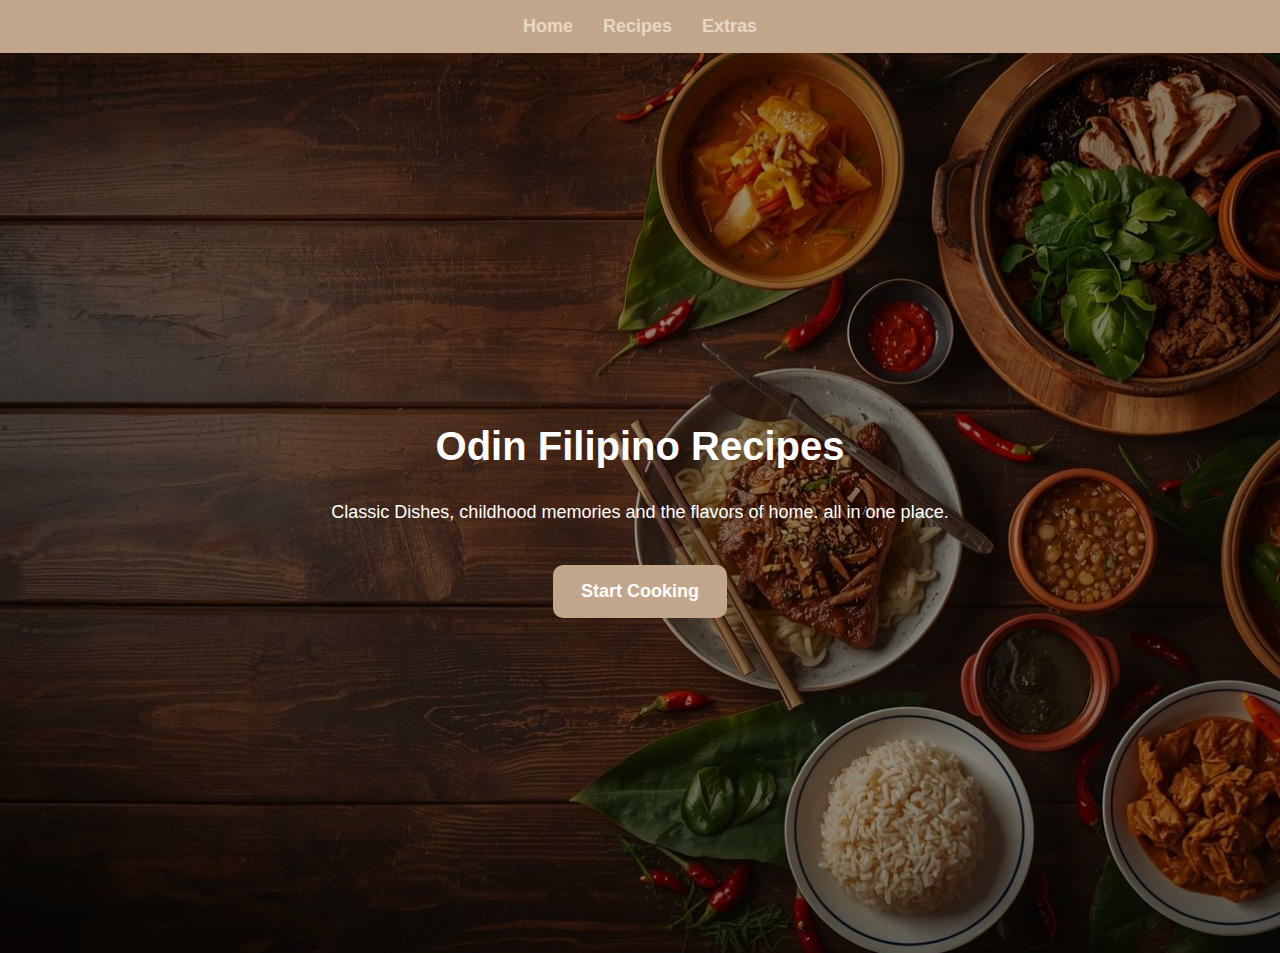
<file: index.html>
<!DOCTYPE html>
<html lang="en">
<head>
    <meta charset="UTF-8">
    <title>Odin Recipes</title>
    <link rel="stylesheet" href="./css/style.css"/>
</head>
<body>
    <!-- Navigation Bar-->
    <nav>
        <ul>
            <li><a href="index.html">Home</a></li>
            <li><a href="recipes.html">Recipes</a></li>
            <li><a href="extras.html">Extras</a></li>
        </ul>
    </nav>

    <!-- Hero Banner-->
     <section class="hero">
        <div class="hero-content">
            <h1>Odin Filipino Recipes</h1>
            <p>Classic Dishes, childhood memories and the flavors of home. all in one place.</p>
            <a href="recipes.html" class="hero-btn">Start Cooking</a>
        </div>
     </section>

</body>
</html>
</file>
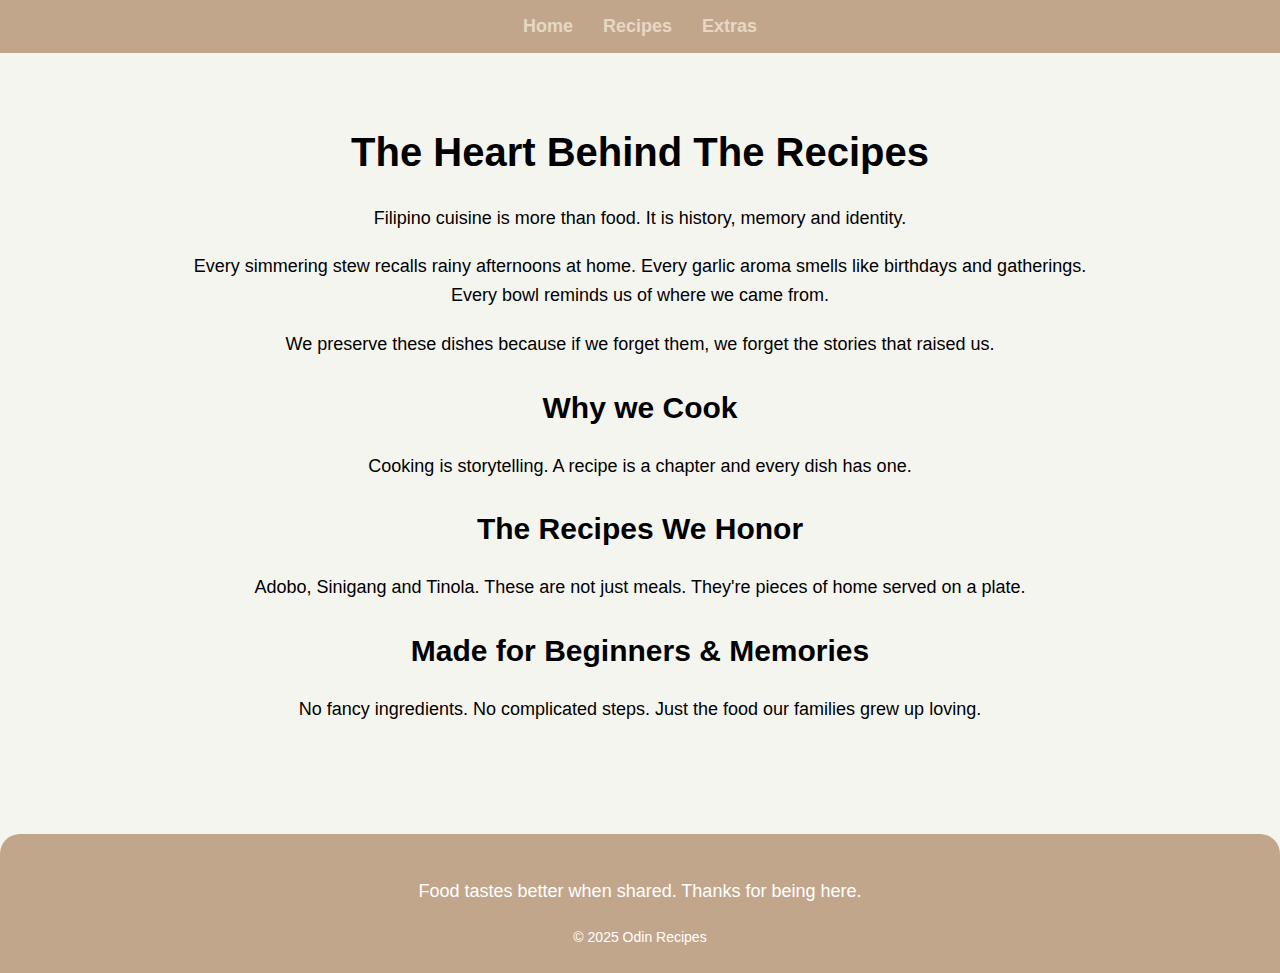
<file: extras.html>
<!DOCTYPE html>
<html lang="en">
<head>
    <meta charset="UTF-8">
    <title>Odin Recipes</title>
    <link rel="stylesheet" href="./css/style.css"/>
</head>
<body>
    <!-- Navigation Bar-->
    <nav>
        <ul>
            <li><a href="index.html">Home</a></li>
            <li><a href="recipes.html">Recipes</a></li>
            <li><a href="extras.html">Extras</a></li>
        </ul>
    </nav>

    <main class="extras-page">
        <h1>The Heart Behind The Recipes</h1>
        <p> Filipino cuisine is more than food. It is history, memory and identity.</p>
        <p>Every simmering stew recalls rainy afternoons at home.
            Every garlic aroma smells like birthdays and gatherings.
            Every bowl reminds us of where we came from.</p>
        <p>We preserve these dishes because if we forget them,
            we forget the stories that raised us.</p>
        
        <section class="extras-sections">
            <article>
                <h2>Why we Cook</h2>
                <p>Cooking is storytelling. A recipe is a chapter and every dish
                    has one.</p>
            </article>

            <article>
                <h2>The Recipes We Honor</h2>
                <p>Adobo, Sinigang and Tinola. These are not just meals.
                    They're pieces of home served on a plate.</p>
            </article>

            <article>
                <h2>Made for Beginners & Memories</h2>
                <p>No fancy ingredients. No complicated steps.
                    Just the food our families grew up loving.</p>
            </article>
        </section>
    </main>
    <!-- Footer -->
    <footer class="site-footer">
        <p>Food tastes better when shared. Thanks for being here.</p>
        <small>© 2025 Odin Recipes</small>
    </footer>
</body>
</html>
</file>
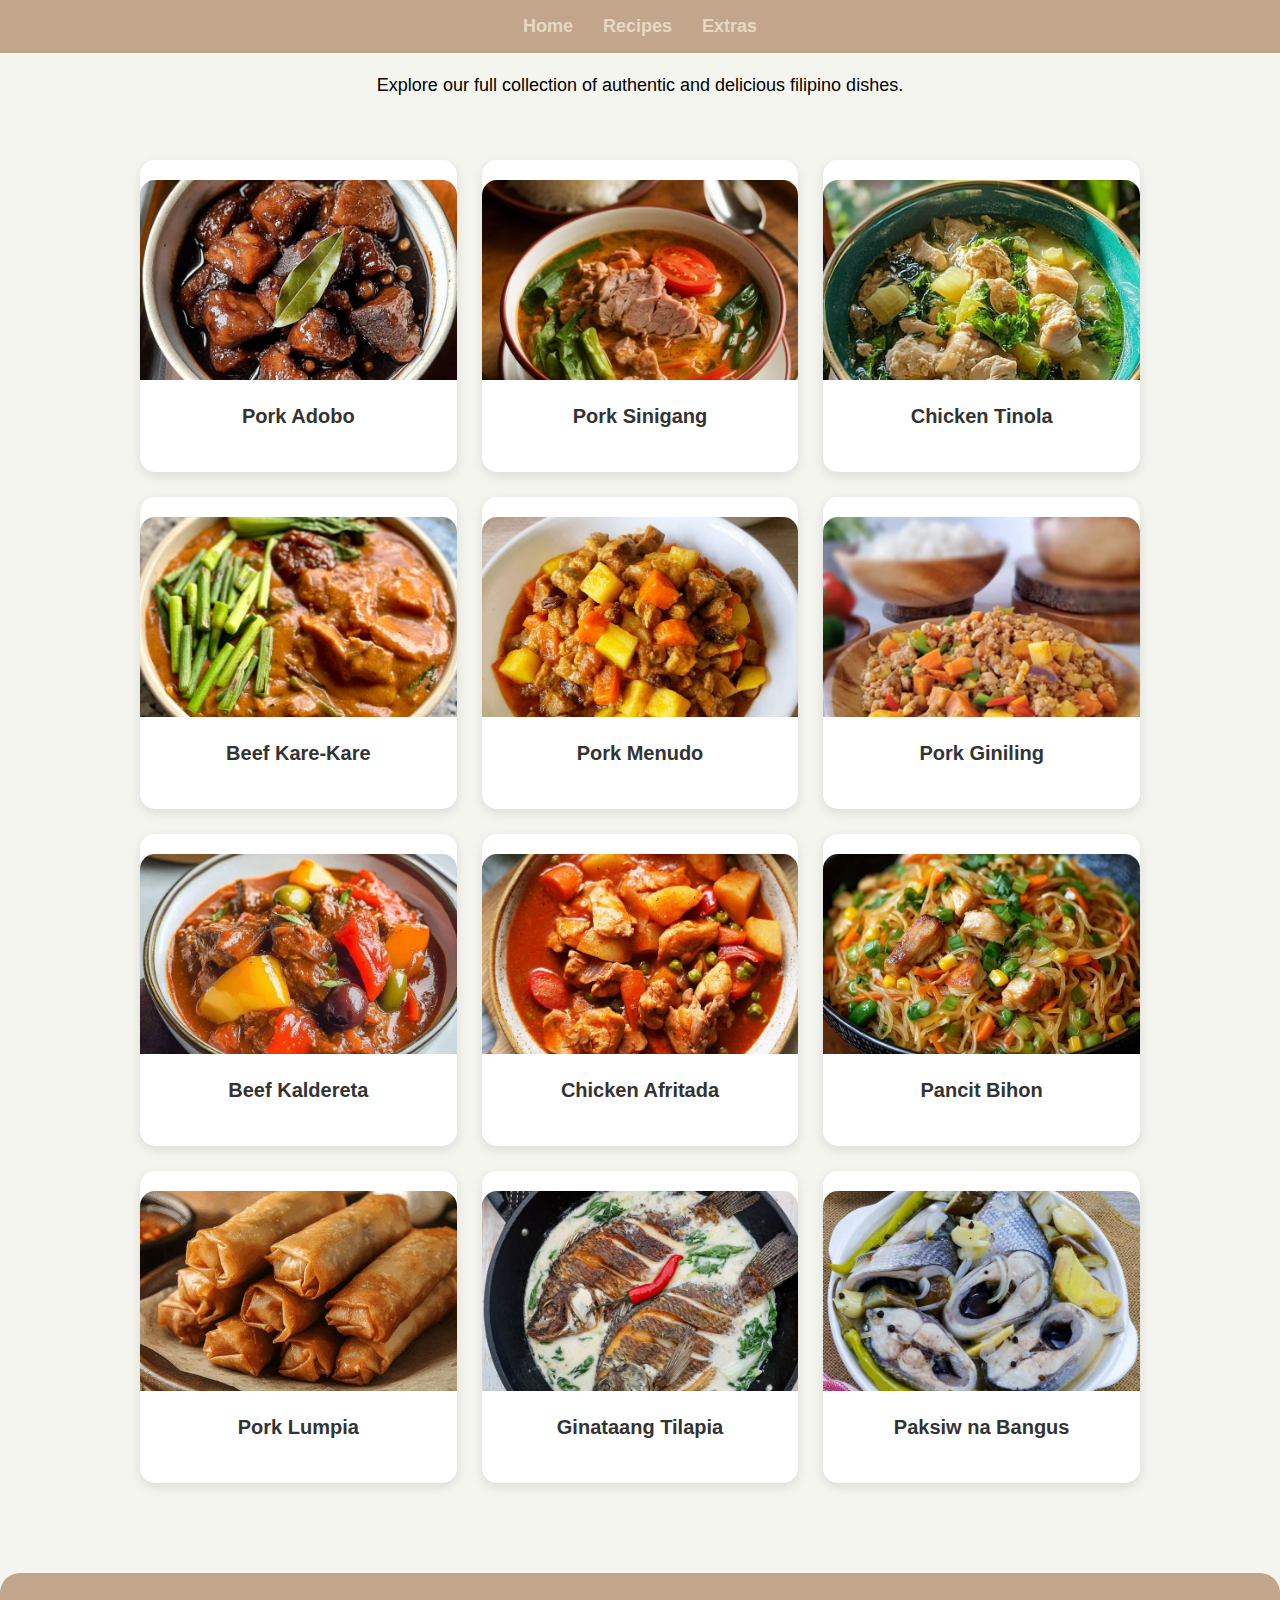
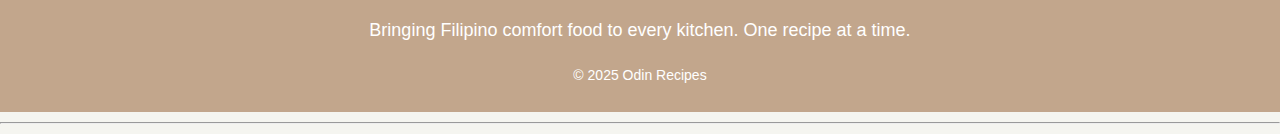
<file: recipes.html>
<!DOCTYPE html>
<html lang="en">
<head>
    <meta charset="UTF-8">
    <title>Recipes</title>
    <link rel="stylesheet" href="./css/style.css">
</head>
<body>
        <!-- Navigation Bar-->
    <nav>
        <ul>
            <li><a href="index.html">Home</a></li>
            <li><a href="recipes.html">Recipes</a></li>
            <li><a href="extras.html">Extras</a></li>
        </ul>
    </nav>
    <header>
        <p>Explore our full collection of authentic and delicious filipino dishes.</p>
    </header>

        <!-- Recipes Collection -->
    <section class="recipe-grid">
        <a href="./recipes/adobo.html" class="recipe-card">
            <img src="./images/adobo.jpeg" alt="Pork Adobo">
            <h3>Pork Adobo</h3>
        </a>

         <a href="./recipes/sinigang.html" class="recipe-card">
            <img src="./images/sinigang.jpeg" alt="Pork Sinigang">
            <h3>Pork Sinigang</h3>
        </a>

         <a href="./recipes/tinola.html" class="recipe-card">
            <img src="./images/tinola.jpeg" alt="Chicken Tinola">
            <h3>Chicken Tinola</h3>
        </a>

         <a href="./recipes/karekare.html" class="recipe-card">
            <img src="images/karekare.jpeg" alt="Beef Kare-Kare">
            <h3>Beef Kare-Kare</h3>
        </a>

         <a href="./recipes/menudo.html" class="recipe-card">
            <img src="images/menudo.jpeg" alt="Pork Menudo">
            <h3>Pork Menudo</h3>
        </a>

        <a href="./recipes/giniling.html" class="recipe-card">
            <img src="images/giniling.jpeg" alt="Pork Giniling">
            <h3>Pork Giniling</h3>
        </a>

        <a href="./recipes/kaldereta.html" class="recipe-card">
            <img src="images/kaldereta.jpeg" alt="Beef Kaldereta">
            <h3>Beef Kaldereta</h3>
        </a>

        <a href="./recipes/afritada.html" class="recipe-card">
            <img src="images/afritada.jpeg" alt="Chicken Afritada">
            <h3>Chicken Afritada</h3>
        </a>

        <a href="./recipes/pancit.html" class="recipe-card">
            <img src="images/pancit.jpeg" alt="Pancit Bihon">
            <h3>Pancit Bihon</h3>
        </a>

        <a href="./recipes/lumpia.html" class="recipe-card">
            <img src="images/lumpia.jpeg" alt="Pork Lumpia">
            <h3>Pork Lumpia</h3>
        </a>

        <a href="./recipes/ginataangtilapia.html" class="recipe-card">
            <img src="images/ginataangtilapia.jpeg" alt="Fish Cooked in Coconut Milk">
            <h3>Ginataang Tilapia</h3>
        </a>
        
        <a href="./recipes/paksiwnabangus.html" class="recipe-card">
            <img src="images/paksiwnabangus.jpeg" alt="Fish Simmered in Vinegar">
            <h3>Paksiw na Bangus</h3>
        </a>

    </section>

      <!-- Footer -->
    <footer class="site-footer">
        <p>Bringing Filipino comfort food to every kitchen. One recipe at a time.</p>
        <small>© 2025 Odin Recipes</small>
    </footer>

    <hr>
</body>
</html>
</file>
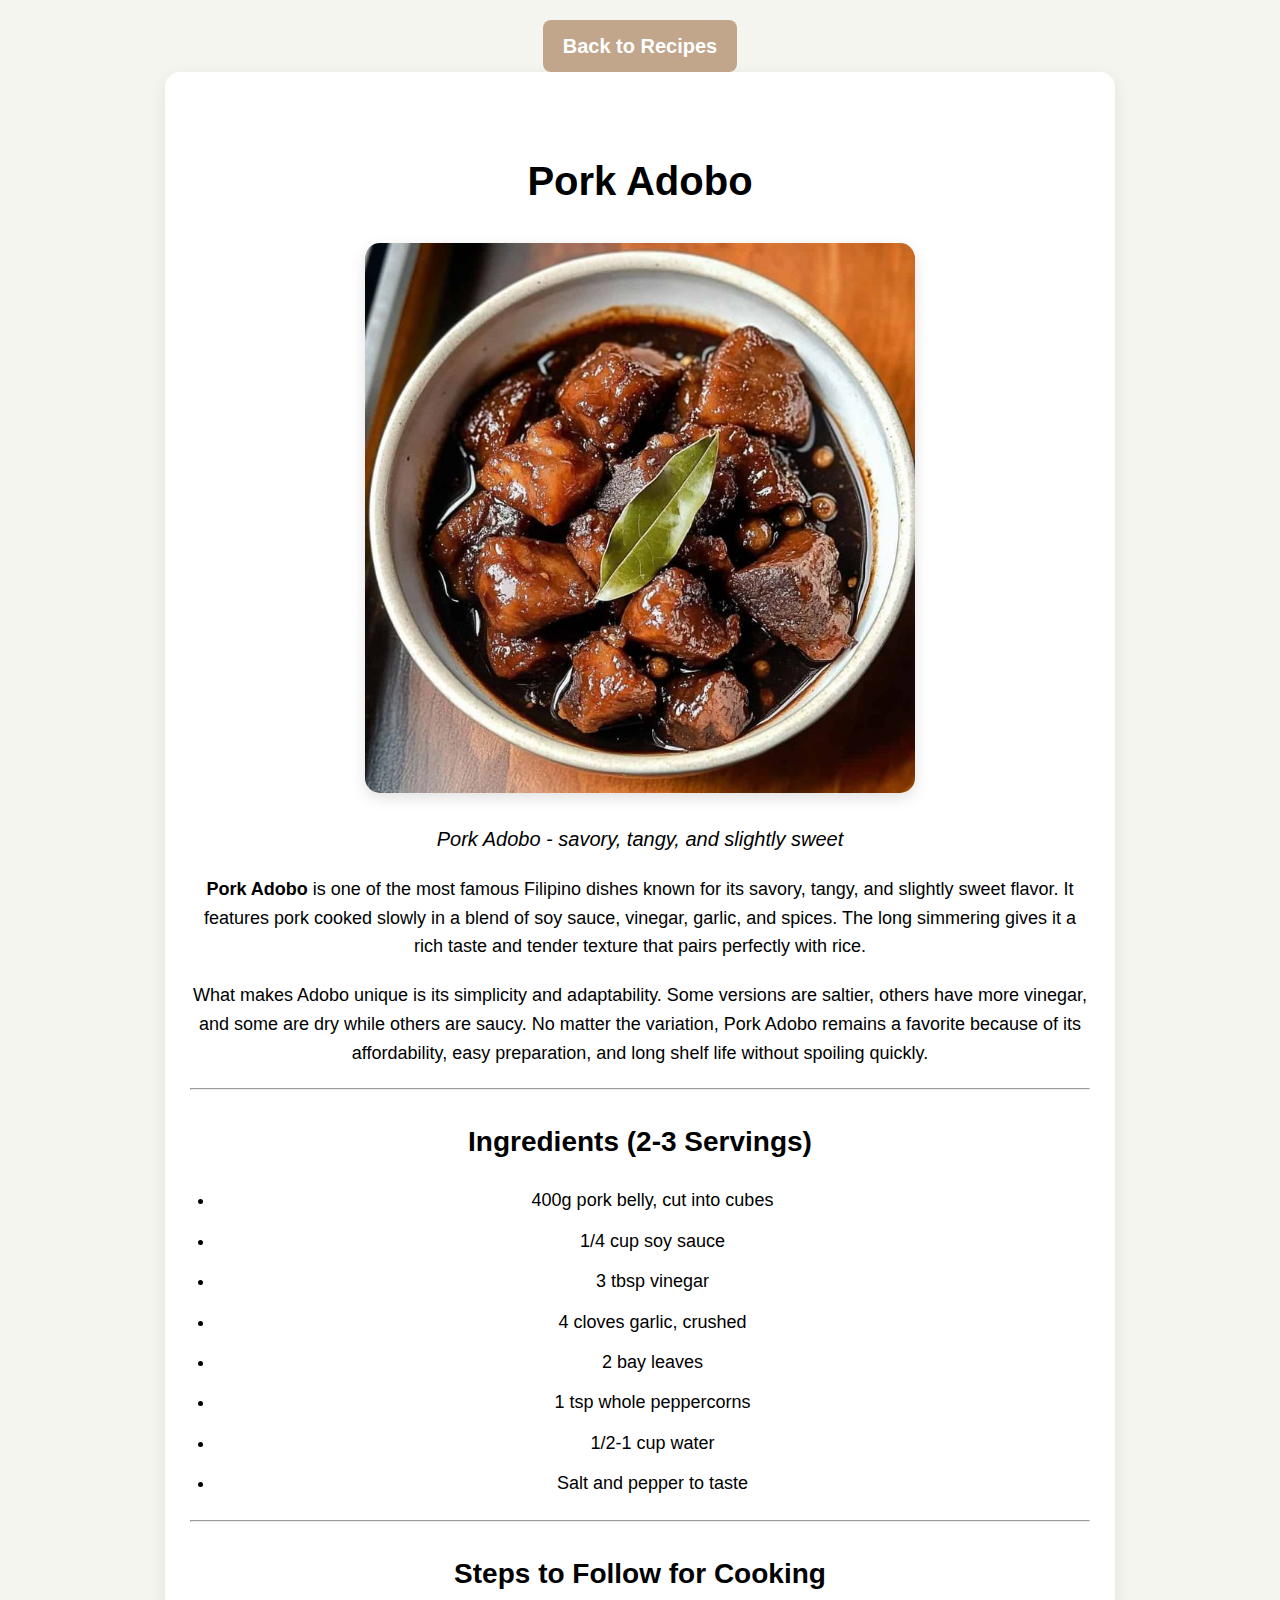
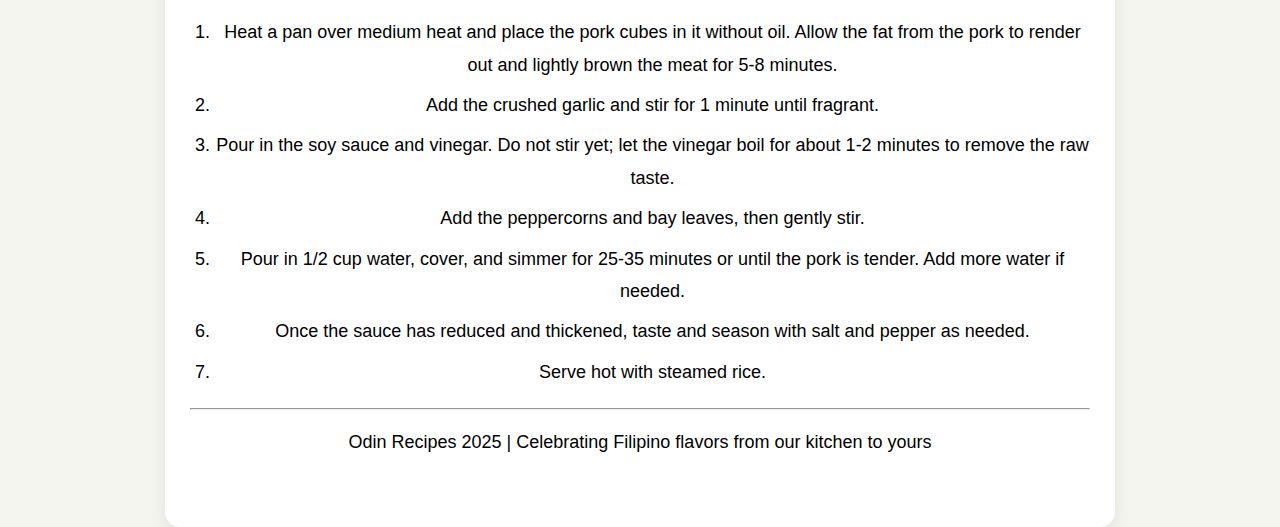
<file: recipes/adobo.html>
<!DOCTYPE html>
<html lang="en">
<head>
    <meta charset="UTF-8">
    <title>Pork Adobo | Odin Recipes</title>
    <link rel="stylesheet" href="../css/style.css">
</head>
<body>
    <a href="../recipes.html" class="back-button">Back to Recipes</a>
    <main class="recipe-page">
    <!-- Story Section -->
    <header>
        <h1>Pork Adobo</h1>
        <figure>
            <img src="../images/adobo.jpeg" alt="Pork Adobo">
            <figcaption><em>Pork Adobo - savory, tangy, and slightly sweet</em></figcaption>
        </figure>
        <p><strong>Pork Adobo</strong> is one of the most famous Filipino dishes known for its savory, tangy, and slightly sweet flavor. 
           It features pork cooked slowly in a blend of soy sauce, vinegar, garlic, and spices. The long simmering gives it a rich taste 
           and tender texture that pairs perfectly with rice.</p>
        <p>What makes Adobo unique is its simplicity and adaptability. Some versions are saltier, others have more vinegar, and some are 
           dry while others are saucy. No matter the variation, Pork Adobo remains a favorite because of its affordability, easy preparation, 
           and long shelf life without spoiling quickly.</p>
    </header>

    <hr>

    <!-- Ingredients Section -->
    <section>
        <h2>Ingredients (2-3 Servings)</h2>
        <ul>
            <li>400g pork belly, cut into cubes</li>
            <li>1/4 cup soy sauce</li>
            <li>3 tbsp vinegar</li>
            <li>4 cloves garlic, crushed</li>
            <li>2 bay leaves</li>
            <li>1 tsp whole peppercorns</li>
            <li>1/2-1 cup water</li>
            <li>Salt and pepper to taste</li>
        </ul>
    </section>

    <hr>

    <!-- Steps Section -->
    <section>
        <h2>Steps to Follow for Cooking</h2>
        <ol>
            <li>Heat a pan over medium heat and place the pork cubes in it without oil. Allow the fat from the pork to render out 
                and lightly brown the meat for 5-8 minutes.</li>
            <li>Add the crushed garlic and stir for 1 minute until fragrant.</li>
            <li>Pour in the soy sauce and vinegar. Do not stir yet; let the vinegar boil for about 1-2 minutes to remove the raw taste.</li>
            <li>Add the peppercorns and bay leaves, then gently stir.</li>
            <li>Pour in 1/2 cup water, cover, and simmer for 25-35 minutes or until the pork is tender. Add more water if needed.</li>
            <li>Once the sauce has reduced and thickened, taste and season with salt and pepper as needed.</li>
            <li>Serve hot with steamed rice.</li>
        </ol>
    </section>

    <hr>

    <!-- Footer -->
    <footer>
        <p>Odin Recipes 2025 | Celebrating Filipino flavors from our kitchen to yours</p>
    </footer>
    </main>
</body>
</html>
</file>
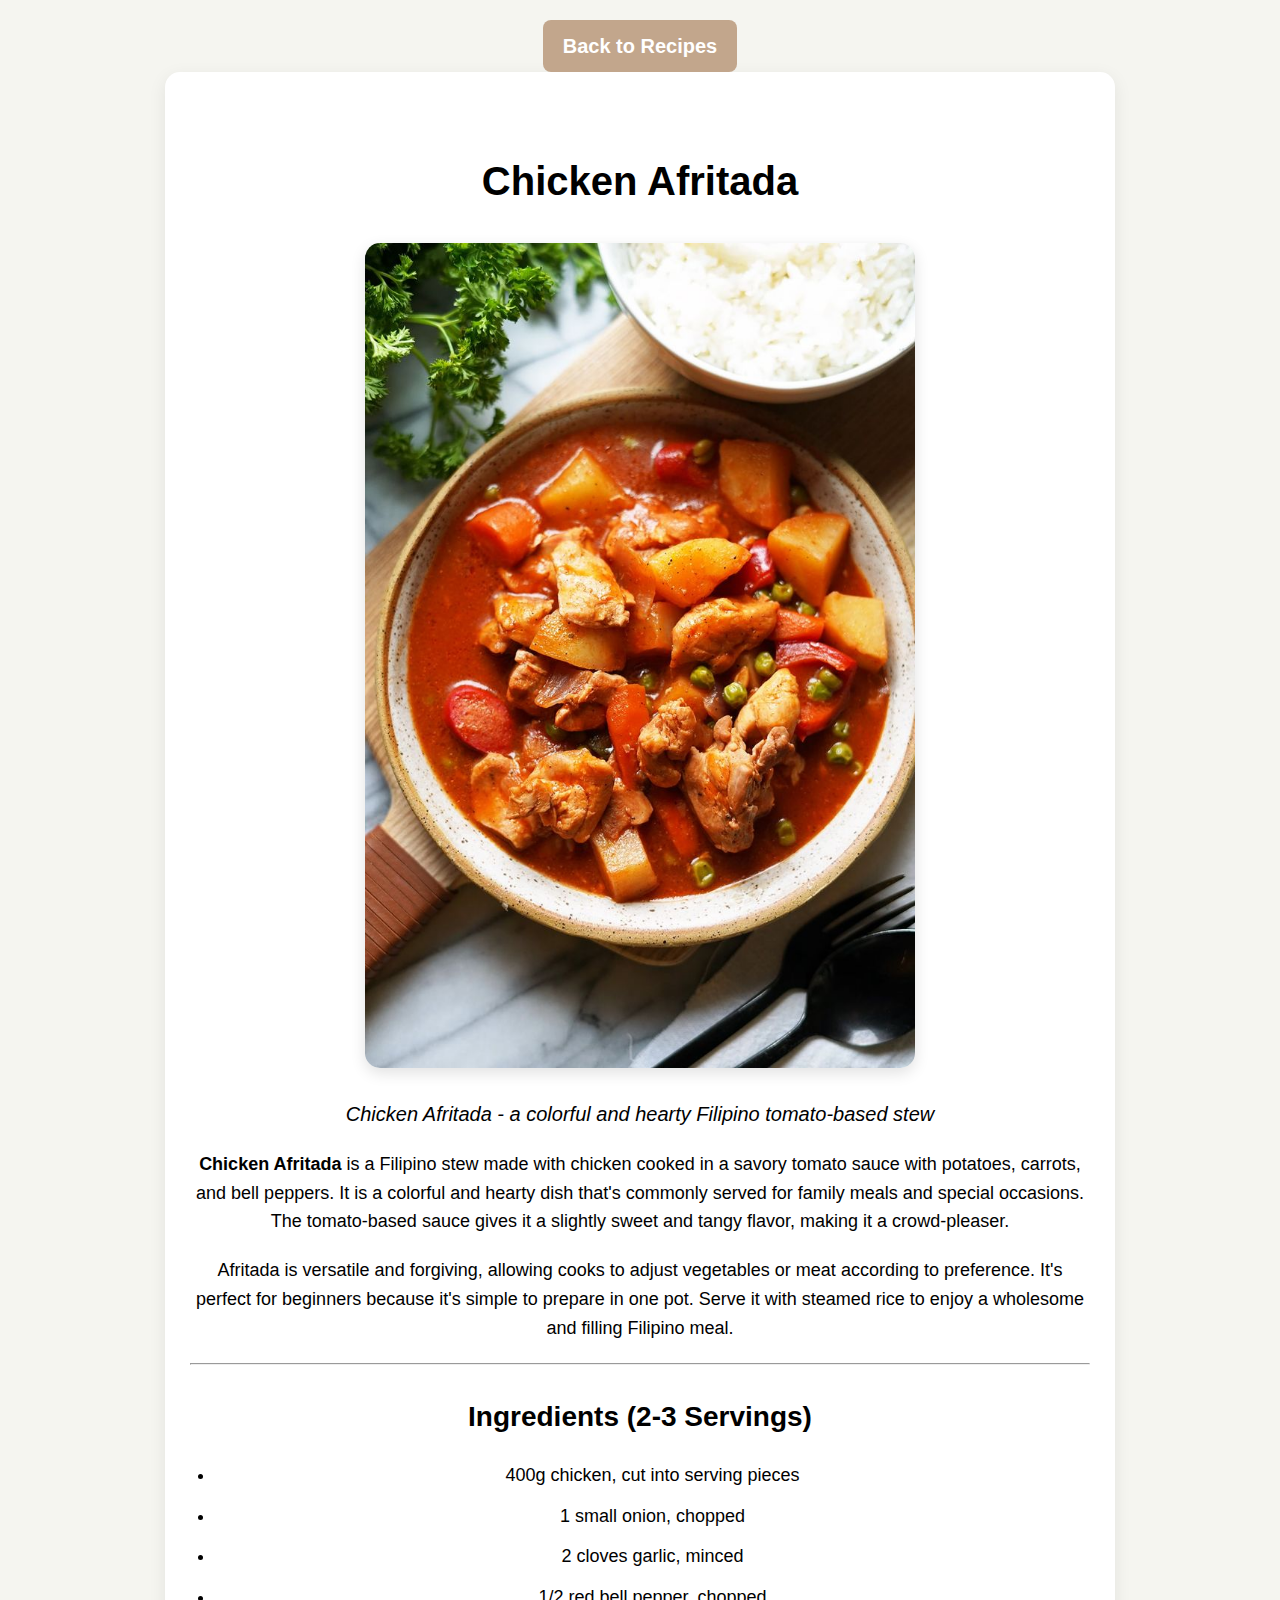
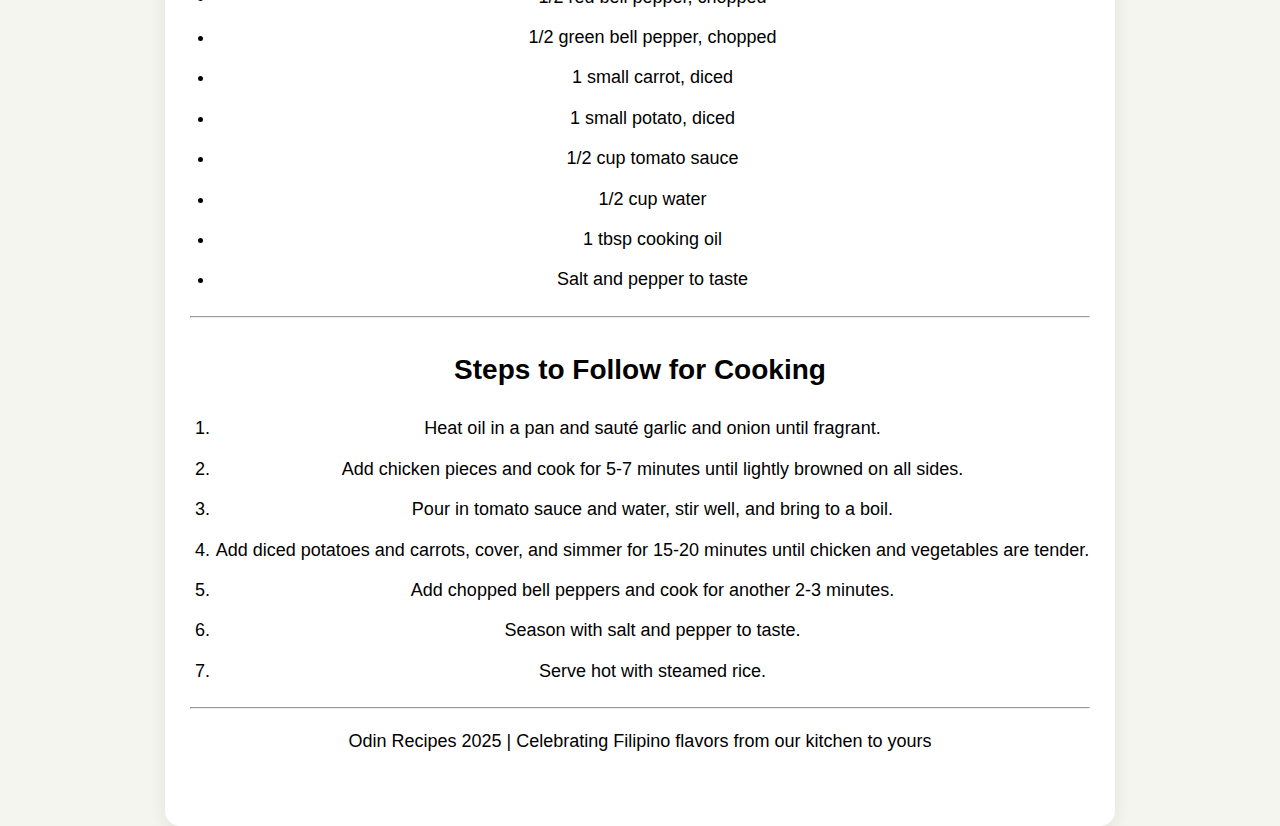
<file: recipes/afritada.html>
<!DOCTYPE html>
<html lang="en">
<head>
    <meta charset="UTF-8">
    <title>Chicken Afritada | Odin Recipes</title>
    <link rel="stylesheet" href="../css/style.css">
</head>
<body>
    <a href="../recipes.html" class="back-button">Back to Recipes</a>
    <main class="recipe-page">
    <!-- Story Section -->
    <header>
        <h1>Chicken Afritada</h1>
        <figure>
            <img src="../images/afritada.jpeg" alt="Chicken Afritada">
            <figcaption><em>Chicken Afritada - a colorful and hearty Filipino tomato-based stew</em></figcaption>
        </figure>
        <p><strong>Chicken Afritada</strong> is a Filipino stew made with chicken cooked in a savory tomato sauce with potatoes, 
           carrots, and bell peppers. It is a colorful and hearty dish that's commonly served for family meals and special occasions. 
           The tomato-based sauce gives it a slightly sweet and tangy flavor, making it a crowd-pleaser.</p>
        <p>Afritada is versatile and forgiving, allowing cooks to adjust vegetables or meat according to preference. 
           It's perfect for beginners because it's simple to prepare in one pot. Serve it with steamed rice to enjoy a wholesome 
           and filling Filipino meal.</p>
    </header>

    <hr>

    <!-- Ingredients Section -->
    <section>
        <h2>Ingredients (2-3 Servings)</h2>
        <ul>
            <li>400g chicken, cut into serving pieces</li>
            <li>1 small onion, chopped</li>
            <li>2 cloves garlic, minced</li>
            <li>1/2 red bell pepper, chopped</li>
            <li>1/2 green bell pepper, chopped</li>
            <li>1 small carrot, diced</li>
            <li>1 small potato, diced</li>
            <li>1/2 cup tomato sauce</li>
            <li>1/2 cup water</li>
            <li>1 tbsp cooking oil</li>
            <li>Salt and pepper to taste</li>
        </ul>
    </section>

    <hr>

    <!-- Steps Section -->
    <section>
        <h2>Steps to Follow for Cooking</h2>
        <ol>
            <li>Heat oil in a pan and sauté garlic and onion until fragrant.</li>
            <li>Add chicken pieces and cook for 5-7 minutes until lightly browned on all sides.</li>
            <li>Pour in tomato sauce and water, stir well, and bring to a boil.</li>
            <li>Add diced potatoes and carrots, cover, and simmer for 15-20 minutes until chicken and vegetables are tender.</li>
            <li>Add chopped bell peppers and cook for another 2-3 minutes.</li>
            <li>Season with salt and pepper to taste.</li>
            <li>Serve hot with steamed rice.</li>
        </ol>
    </section>

    <hr>

    <!-- Footer -->
    <footer>
        <p>Odin Recipes 2025 | Celebrating Filipino flavors from our kitchen to yours</p>
    </footer>
    </main>
</body>
</html>
</file>
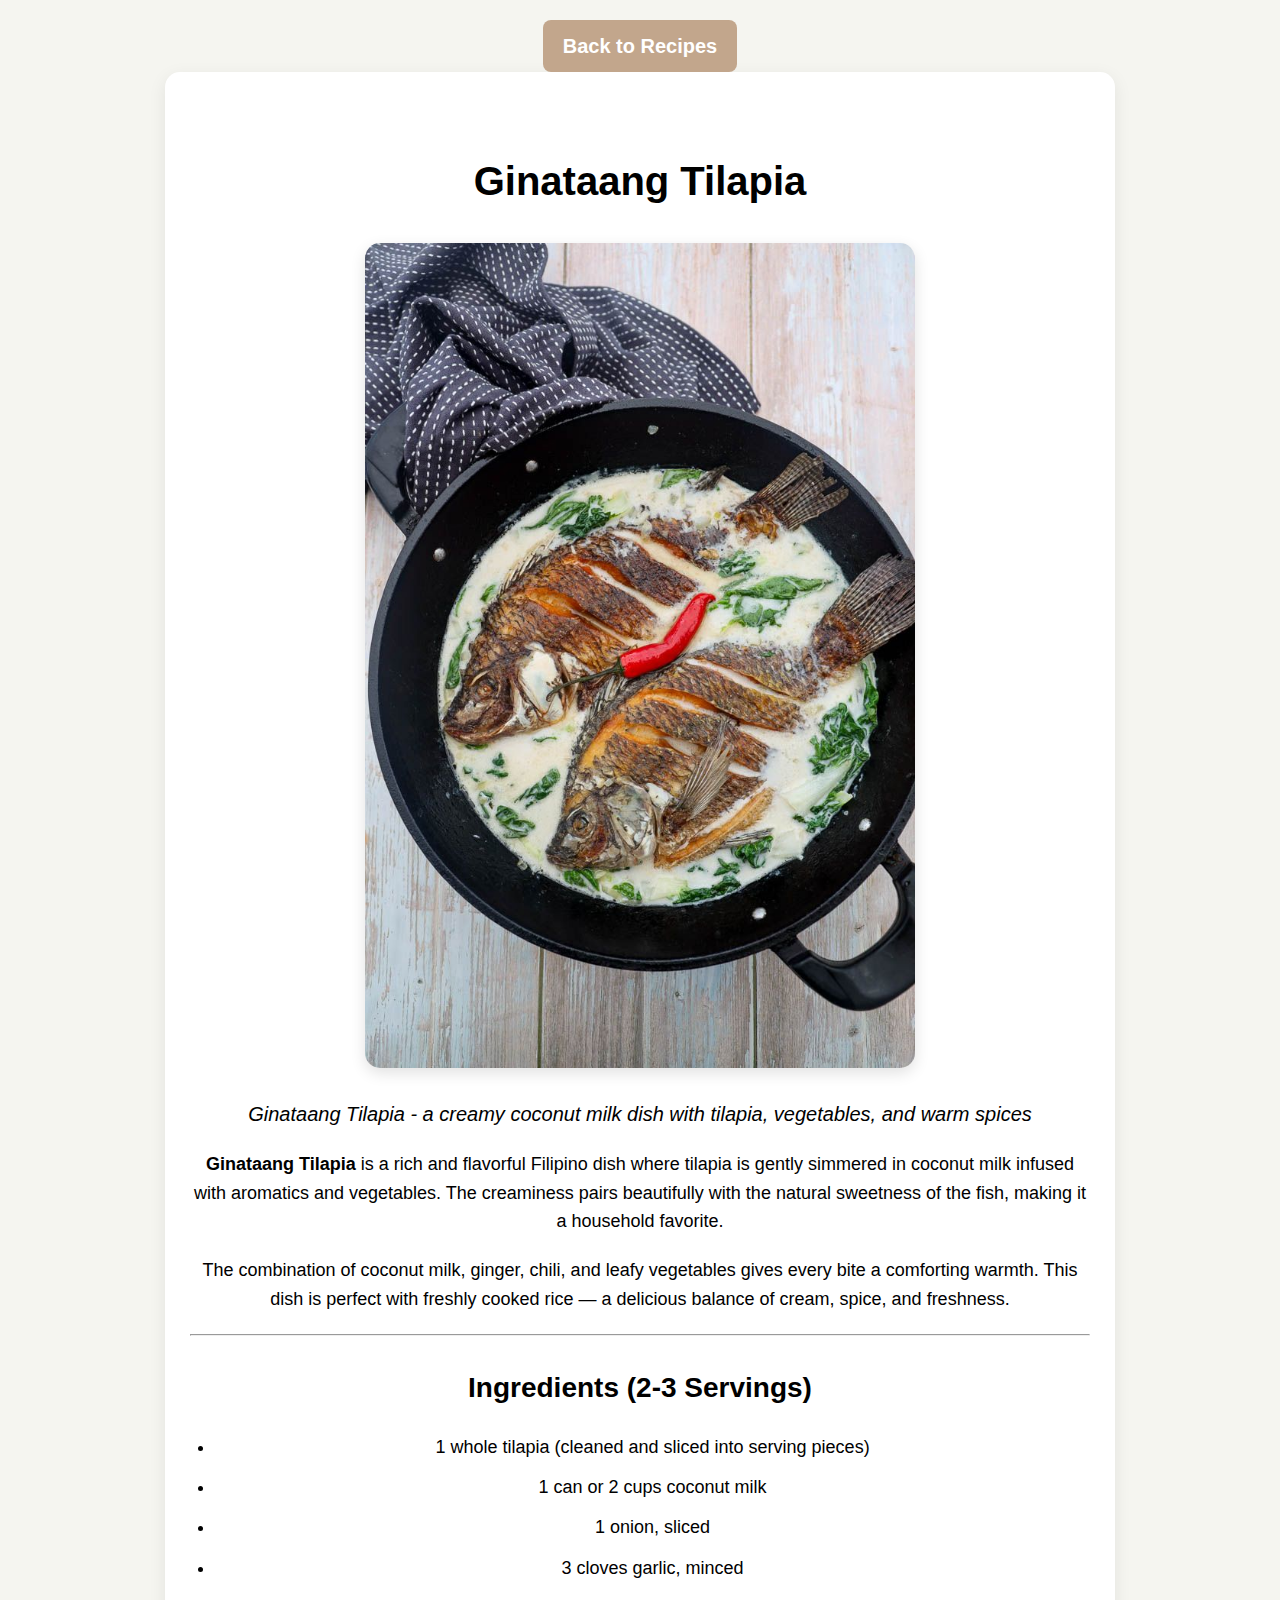
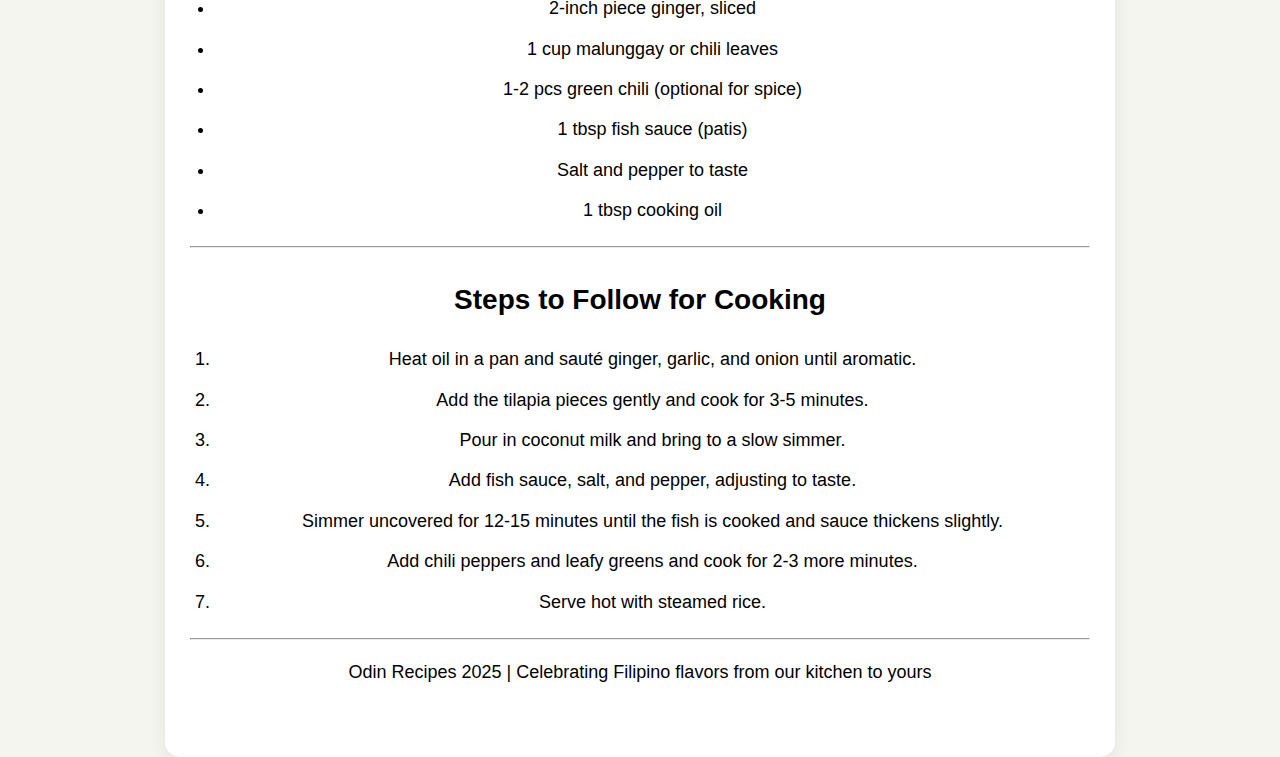
<file: recipes/ginataangtilapia.html>
<!DOCTYPE html>
<html lang="en">
<head>
    <meta charset="UTF-8">
    <title>Ginataang Tilapia | Odin Recipes</title>
    <link rel="stylesheet" href="../css/style.css">
</head>
<body>
    <a href="../recipes.html" class="back-button">Back to Recipes</a>
    <main class="recipe-page">

    <!-- Story Section -->
    <header>
        <h1>Ginataang Tilapia</h1>
        <figure>
            <img src="../images/ginataangtilapia.jpeg" alt="Fish Cooked in Coconut Milk">
            <figcaption><em>Ginataang Tilapia - a creamy coconut milk dish with tilapia, vegetables, and warm spices</em></figcaption>
        </figure>
        <p><strong>Ginataang Tilapia</strong> is a rich and flavorful Filipino dish where tilapia is gently simmered 
           in coconut milk infused with aromatics and vegetables. The creaminess pairs beautifully with the 
           natural sweetness of the fish, making it a household favorite.</p>
        <p>The combination of coconut milk, ginger, chili, and leafy vegetables gives every bite a comforting 
           warmth. This dish is perfect with freshly cooked rice — a delicious balance of cream, spice, and 
           freshness.</p>
    </header>

    <hr>

    <!-- Ingredients Section -->
    <section>
        <h2>Ingredients (2-3 Servings)</h2>
        <ul>
            <li>1 whole tilapia (cleaned and sliced into serving pieces)</li>
            <li>1 can or 2 cups coconut milk</li>
            <li>1 onion, sliced</li>
            <li>3 cloves garlic, minced</li>
            <li>2-inch piece ginger, sliced</li>
            <li>1 cup malunggay or chili leaves</li>
            <li>1-2 pcs green chili (optional for spice)</li>
            <li>1 tbsp fish sauce (patis)</li>
            <li>Salt and pepper to taste</li>
            <li>1 tbsp cooking oil</li>
        </ul>
    </section>

    <hr>

    <!-- Steps Section -->
    <section>
        <h2>Steps to Follow for Cooking</h2>
        <ol>
            <li>Heat oil in a pan and sauté ginger, garlic, and onion until aromatic.</li>
            <li>Add the tilapia pieces gently and cook for 3-5 minutes.</li>
            <li>Pour in coconut milk and bring to a slow simmer.</li>
            <li>Add fish sauce, salt, and pepper, adjusting to taste.</li>
            <li>Simmer uncovered for 12-15 minutes until the fish is cooked and sauce thickens slightly.</li>
            <li>Add chili peppers and leafy greens and cook for 2-3 more minutes.</li>
            <li>Serve hot with steamed rice.</li>
        </ol>
    </section>

    <hr>

    <!-- Footer -->
    <footer>
        <p>Odin Recipes 2025 | Celebrating Filipino flavors from our kitchen to yours</p>
    </footer>
    </main>
</body>
</html>
</file>
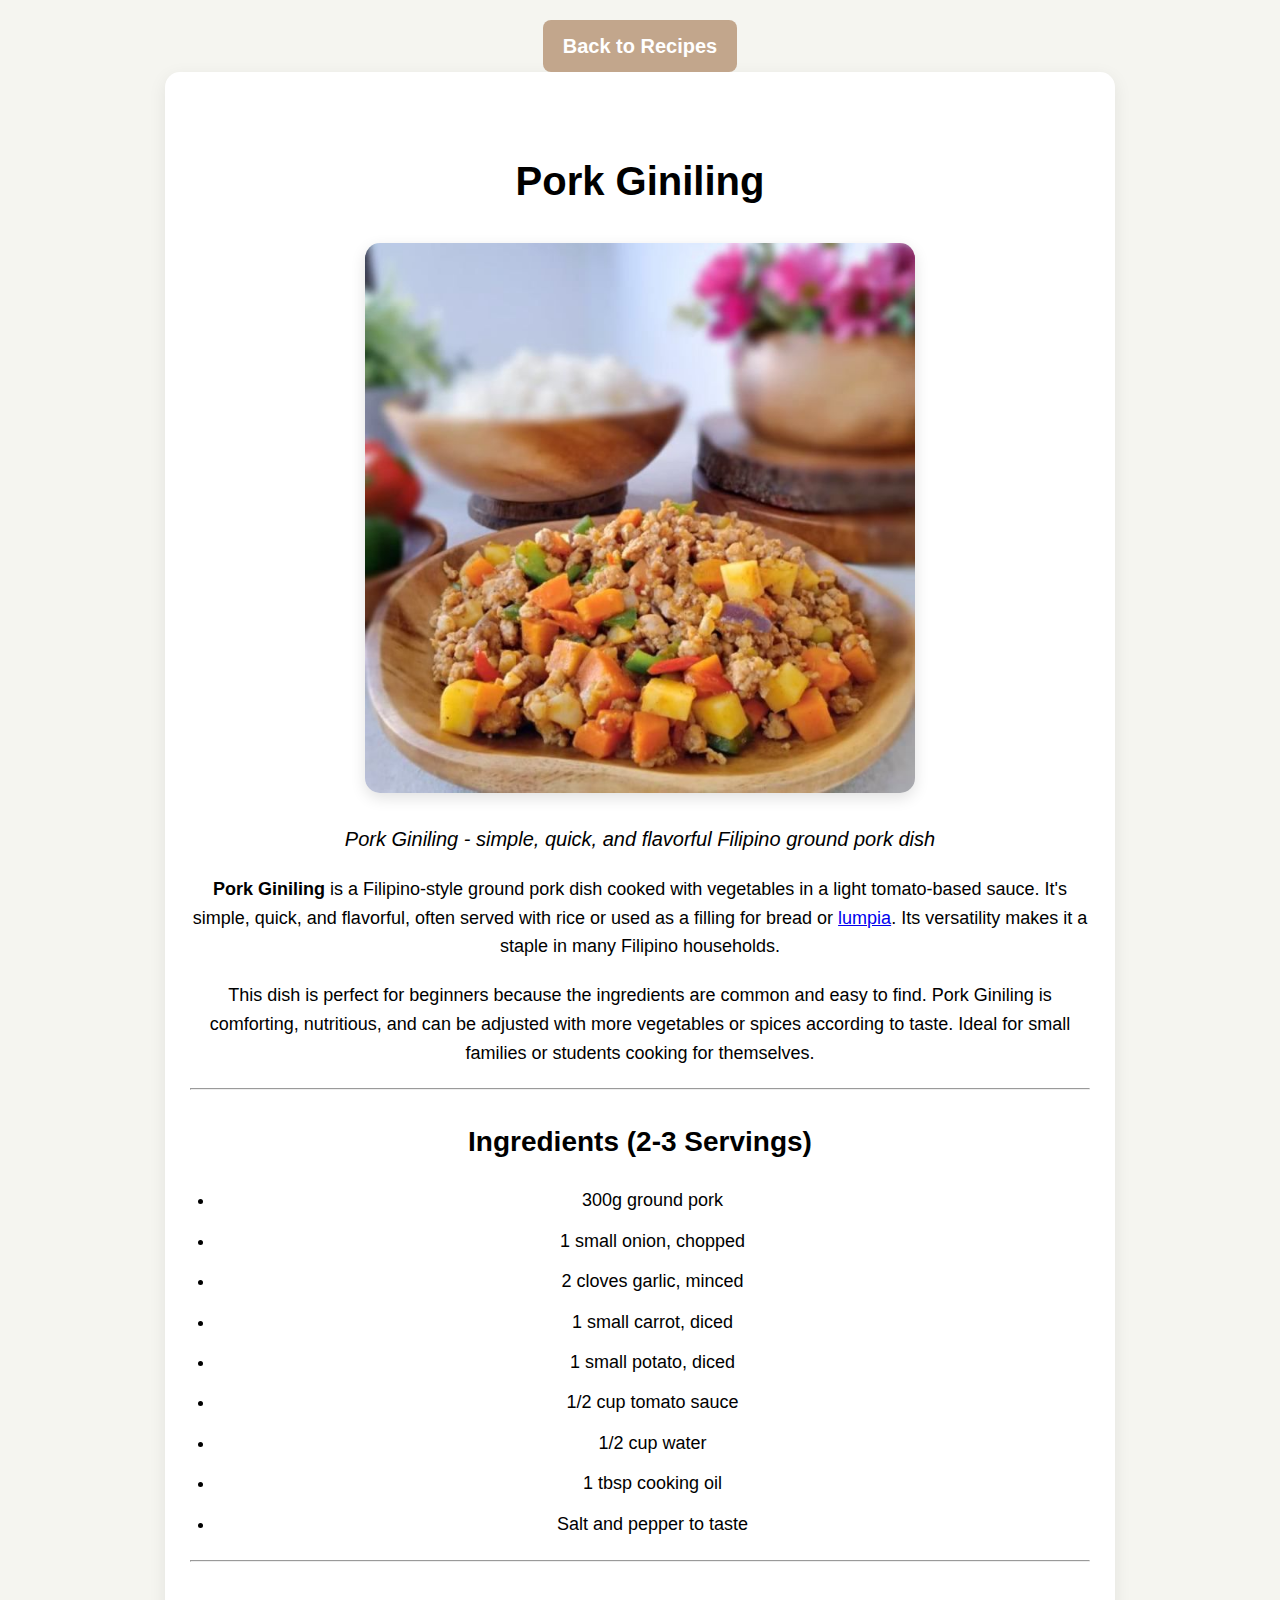
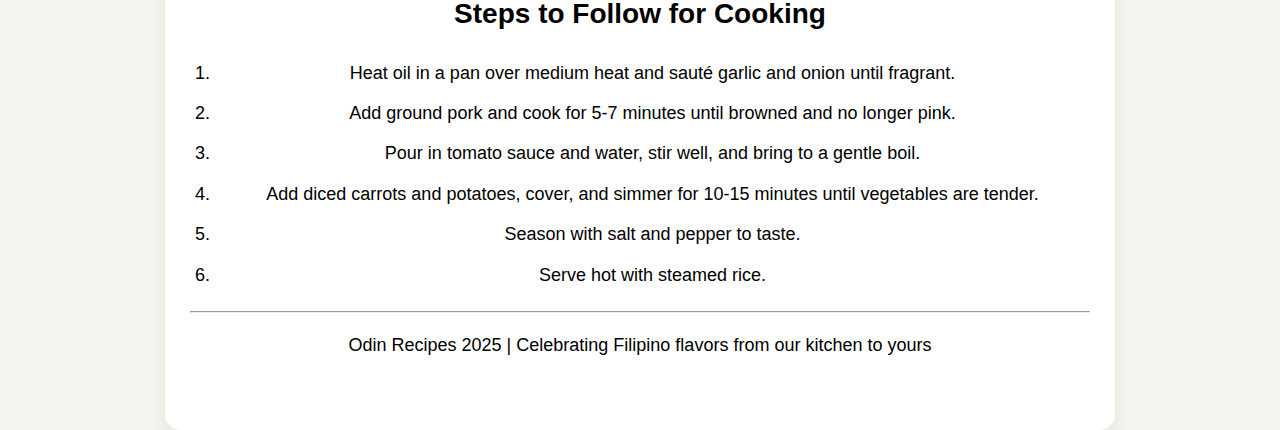
<file: recipes/giniling.html>
<!DOCTYPE html>
<html lang="en">
<head>
    <meta charset="UTF-8">
    <title>Pork Giniling | Odin Recipes</title>
    <link rel="stylesheet" href="../css/style.css">
</head>
<body>
    <a href="../recipes.html" class="back-button">Back to Recipes</a>
    <main class="recipe-page">
    <!-- Story Section -->
    <header>
        <h1>Pork Giniling</h1>
        <figure>
            <img src="../images/giniling.jpeg" alt="Pork Giniling">
            <figcaption><em>Pork Giniling - simple, quick, and flavorful Filipino ground pork dish</em></figcaption>
        </figure>
        <p><strong>Pork Giniling</strong> is a Filipino-style ground pork dish cooked with vegetables in a light 
           tomato-based sauce. It's simple, quick, and flavorful, often served with rice or used as a filling 
           for bread or <a href="./lumpia.html">lumpia</a>. Its versatility makes it a staple in many Filipino households.</p>
        <p>This dish is perfect for beginners because the ingredients are common and easy to find. Pork Giniling is 
           comforting, nutritious, and can be adjusted with more vegetables or spices according to taste. Ideal 
           for small families or students cooking for themselves.</p>
    </header>

    <hr>

    <!-- Ingredients Section -->
    <section>
        <h2>Ingredients (2-3 Servings)</h2>
        <ul>
            <li>300g ground pork</li>
            <li>1 small onion, chopped</li>
            <li>2 cloves garlic, minced</li>
            <li>1 small carrot, diced</li>
            <li>1 small potato, diced</li>
            <li>1/2 cup tomato sauce</li>
            <li>1/2 cup water</li>
            <li>1 tbsp cooking oil</li>
            <li>Salt and pepper to taste</li>
        </ul>
    </section>

    <hr>

    <!-- Steps Section -->
    <section>
        <h2>Steps to Follow for Cooking</h2>
        <ol>
            <li>Heat oil in a pan over medium heat and sauté garlic and onion until fragrant.</li>
            <li>Add ground pork and cook for 5-7 minutes until browned and no longer pink.</li>
            <li>Pour in tomato sauce and water, stir well, and bring to a gentle boil.</li>
            <li>Add diced carrots and potatoes, cover, and simmer for 10-15 minutes until vegetables are tender.</li>
            <li>Season with salt and pepper to taste.</li>
            <li>Serve hot with steamed rice.</li>
        </ol>
    </section>

    <hr>

    <!-- Footer -->
    <footer>
        <p>Odin Recipes 2025 | Celebrating Filipino flavors from our kitchen to yours</p>
    </footer>
    </main>
</body>
</html>
</file>
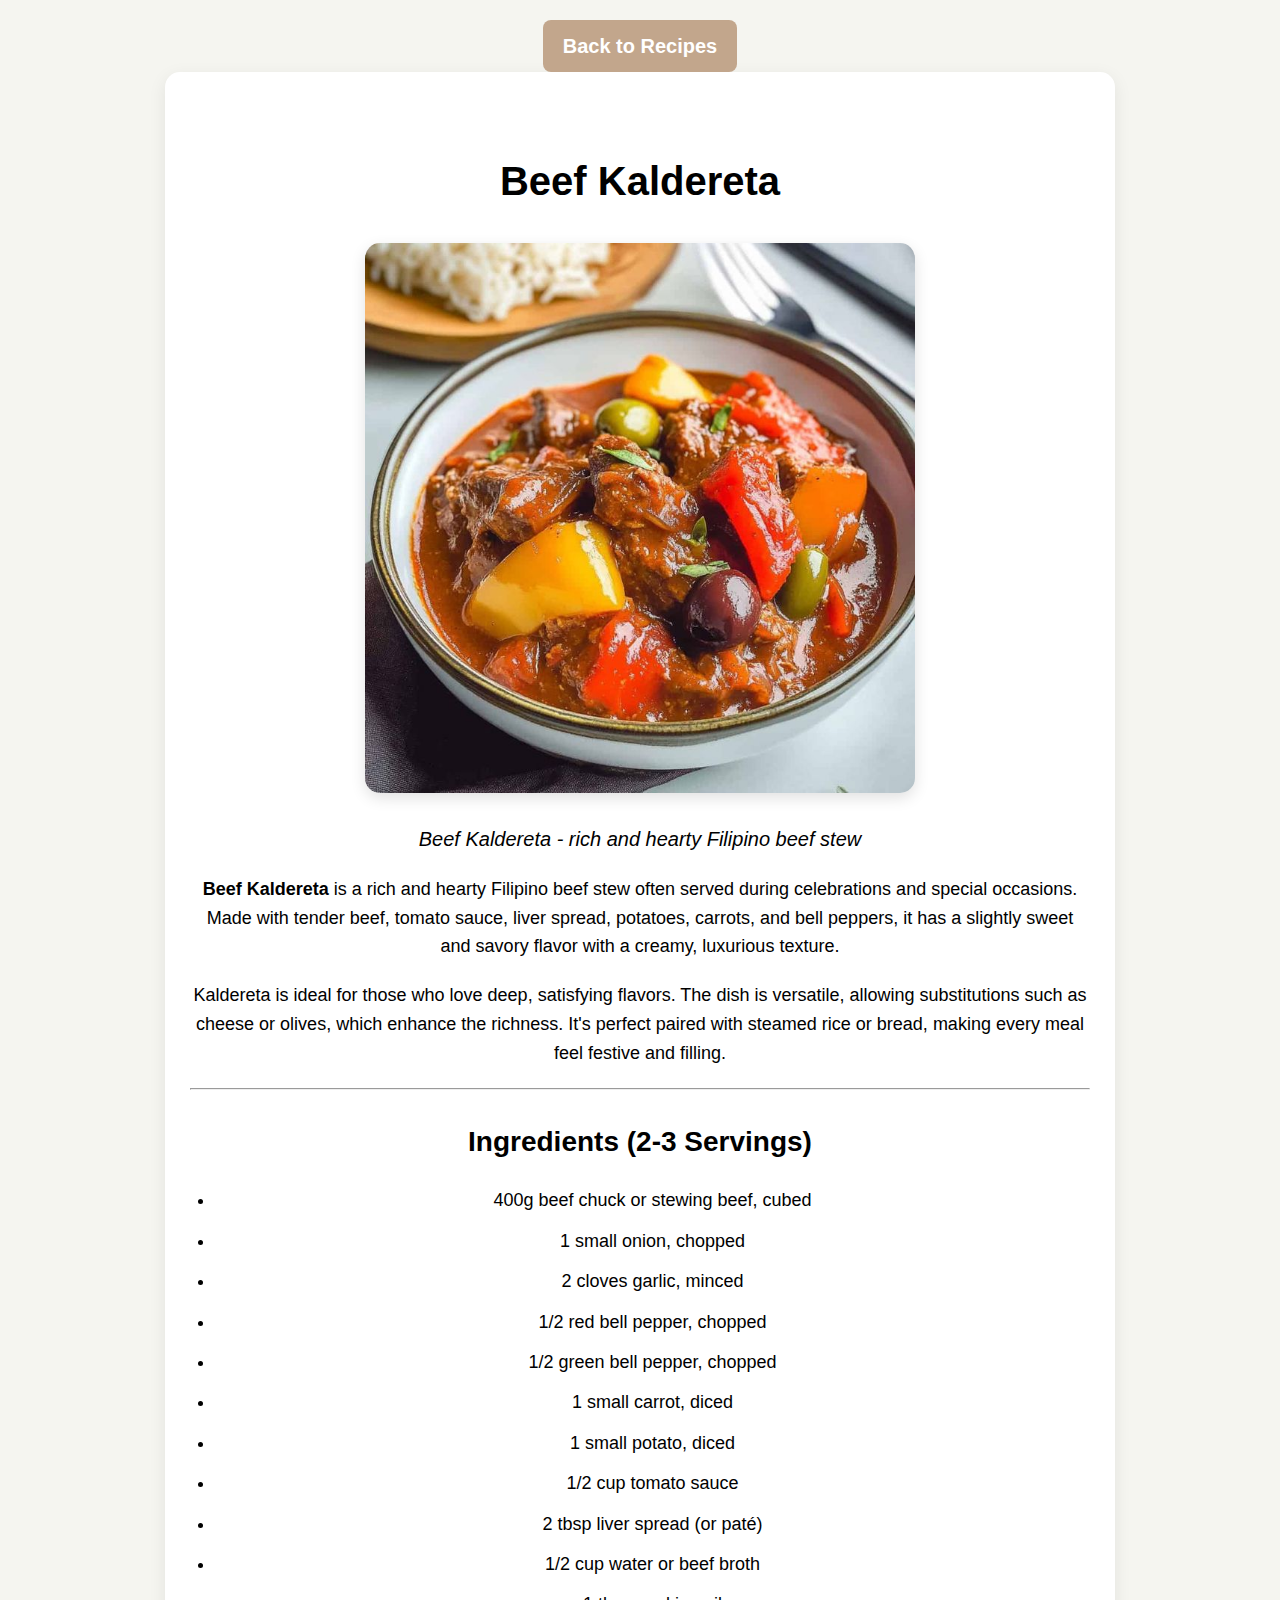
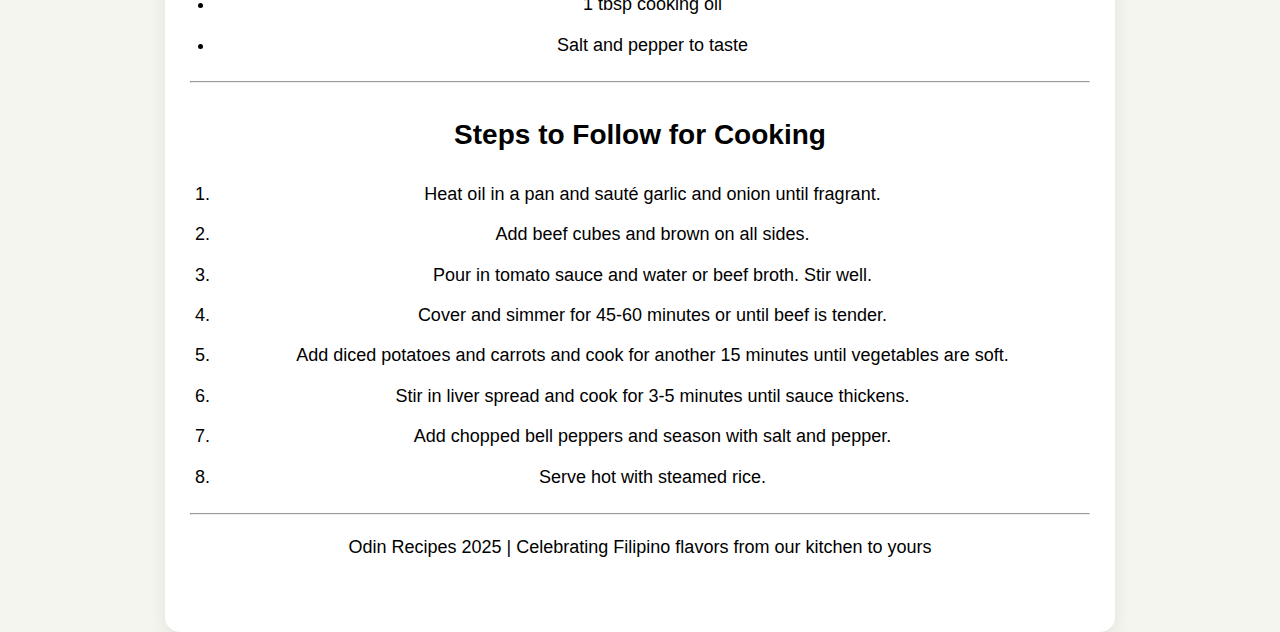
<file: recipes/kaldereta.html>
<!DOCTYPE html>
<html lang="en">
<head>
    <meta charset="UTF-8">
    <title>Beef Kaldereta | Odin Recipes</title>
    <link rel="stylesheet" href="../css/style.css">
</head>
<body>
    <a href="../recipes.html" class="back-button">Back to Recipes</a>
    <main class="recipe-page">
    <!-- Story Section -->
    <header>
        <h1>Beef Kaldereta</h1>
        <figure>
            <img src="../images/kaldereta.jpeg" alt="Beef Kaldereta">
            <figcaption><em>Beef Kaldereta - rich and hearty Filipino beef stew</em></figcaption>
        </figure>
        <p><strong>Beef Kaldereta</strong> is a rich and hearty Filipino beef stew often served during celebrations 
           and special occasions. Made with tender beef, tomato sauce, liver spread, potatoes, carrots, and bell 
           peppers, it has a slightly sweet and savory flavor with a creamy, luxurious texture.</p>
        <p>Kaldereta is ideal for those who love deep, satisfying flavors. The dish is versatile, allowing substitutions
           such as cheese or olives, which enhance the richness. It's perfect paired with steamed rice or bread, making 
           every meal feel festive and filling.</p>
    </header>

    <hr>

    <!-- Ingredients Section -->
    <section>
        <h2>Ingredients (2-3 Servings)</h2>
        <ul>
            <li>400g beef chuck or stewing beef, cubed</li>
            <li>1 small onion, chopped</li>
            <li>2 cloves garlic, minced</li>
            <li>1/2 red bell pepper, chopped</li>
            <li>1/2 green bell pepper, chopped</li>
            <li>1 small carrot, diced</li>
            <li>1 small potato, diced</li>
            <li>1/2 cup tomato sauce</li>
            <li>2 tbsp liver spread (or paté)</li>
            <li>1/2 cup water or beef broth</li>
            <li>1 tbsp cooking oil</li>
            <li>Salt and pepper to taste</li>
        </ul>
    </section>

    <hr>

    <!-- Steps Section -->
    <section>
        <h2>Steps to Follow for Cooking</h2>
        <ol>
            <li>Heat oil in a pan and sauté garlic and onion until fragrant.</li>
            <li>Add beef cubes and brown on all sides.</li>
            <li>Pour in tomato sauce and water or beef broth. Stir well.</li>
            <li>Cover and simmer for 45-60 minutes or until beef is tender.</li>
            <li>Add diced potatoes and carrots and cook for another 15 minutes until vegetables are soft.</li>
            <li>Stir in liver spread and cook for 3-5 minutes until sauce thickens.</li>
            <li>Add chopped bell peppers and season with salt and pepper.</li>
            <li>Serve hot with steamed rice.</li>
        </ol>
    </section>

    <hr>

    <!-- Footer -->
    <footer>
        <p>Odin Recipes 2025 | Celebrating Filipino flavors from our kitchen to yours</p>
    </footer>
    </main>
</body>
</html>
</file>
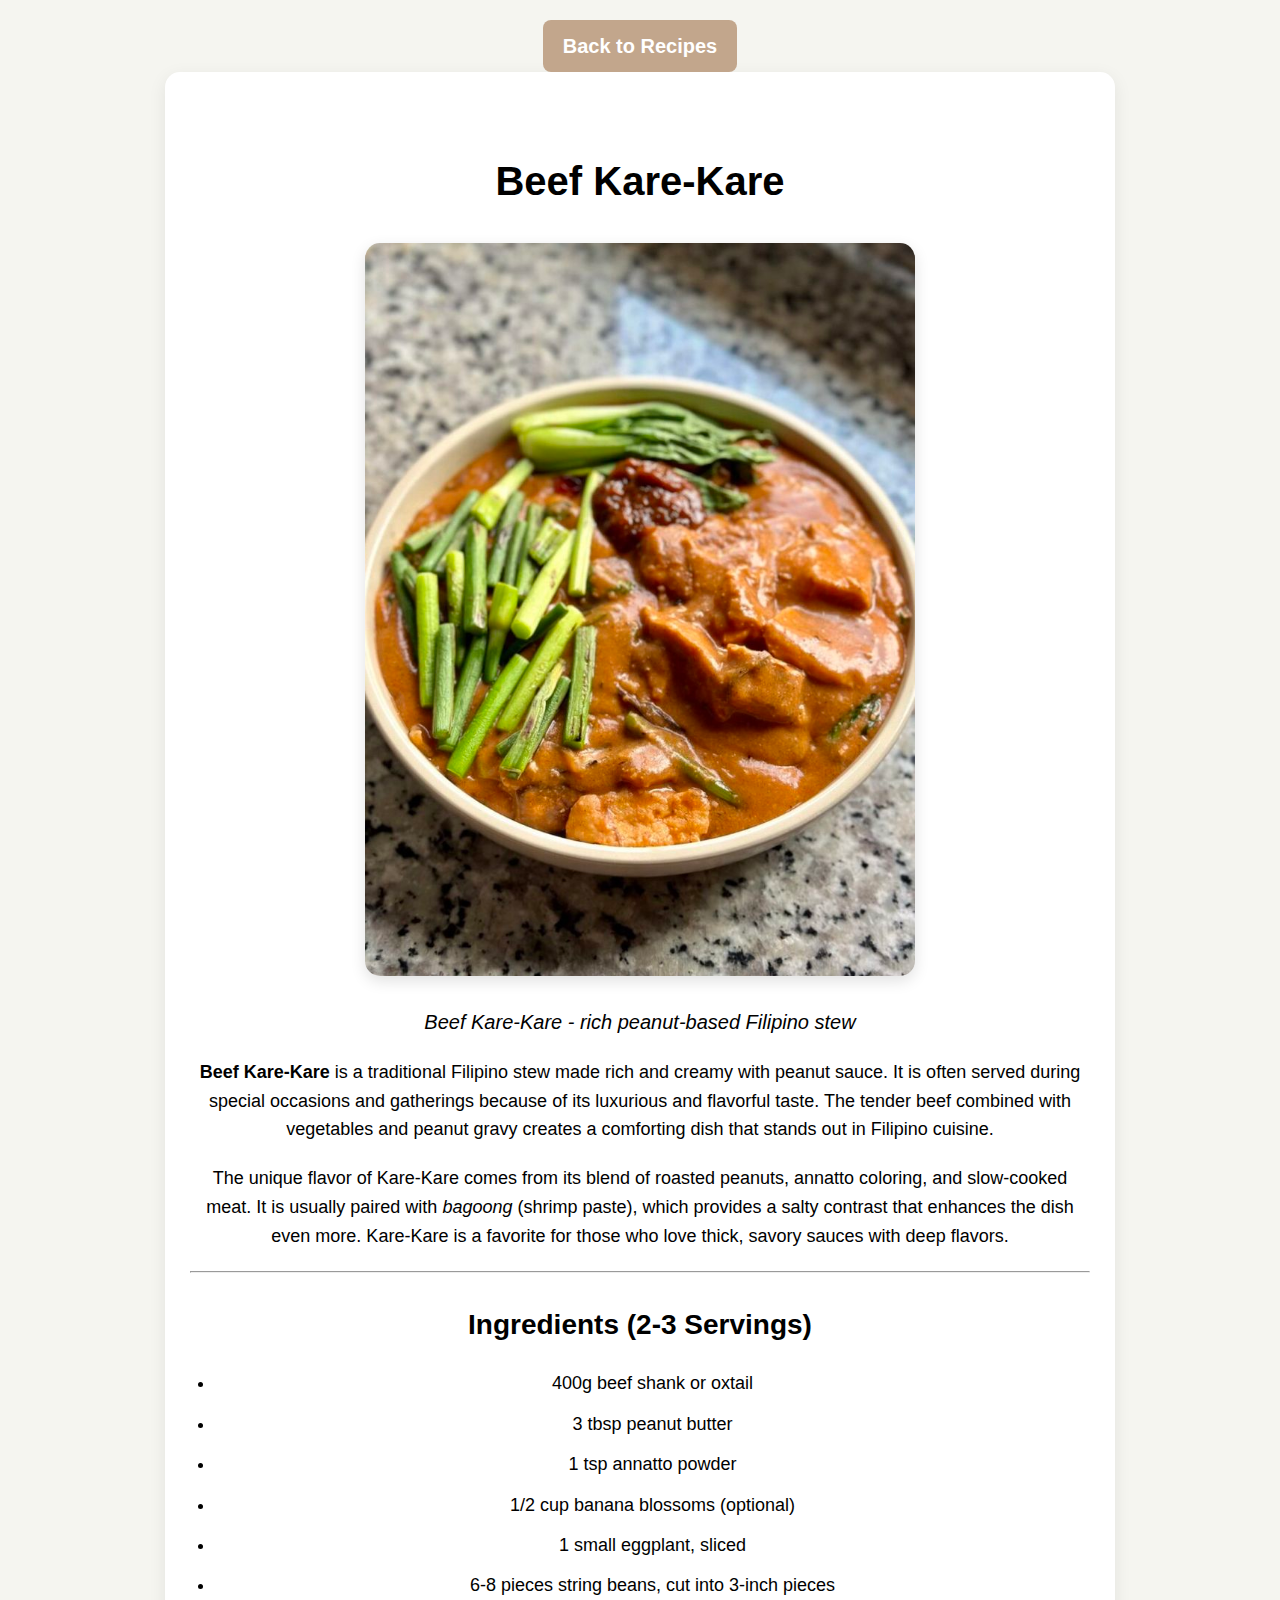
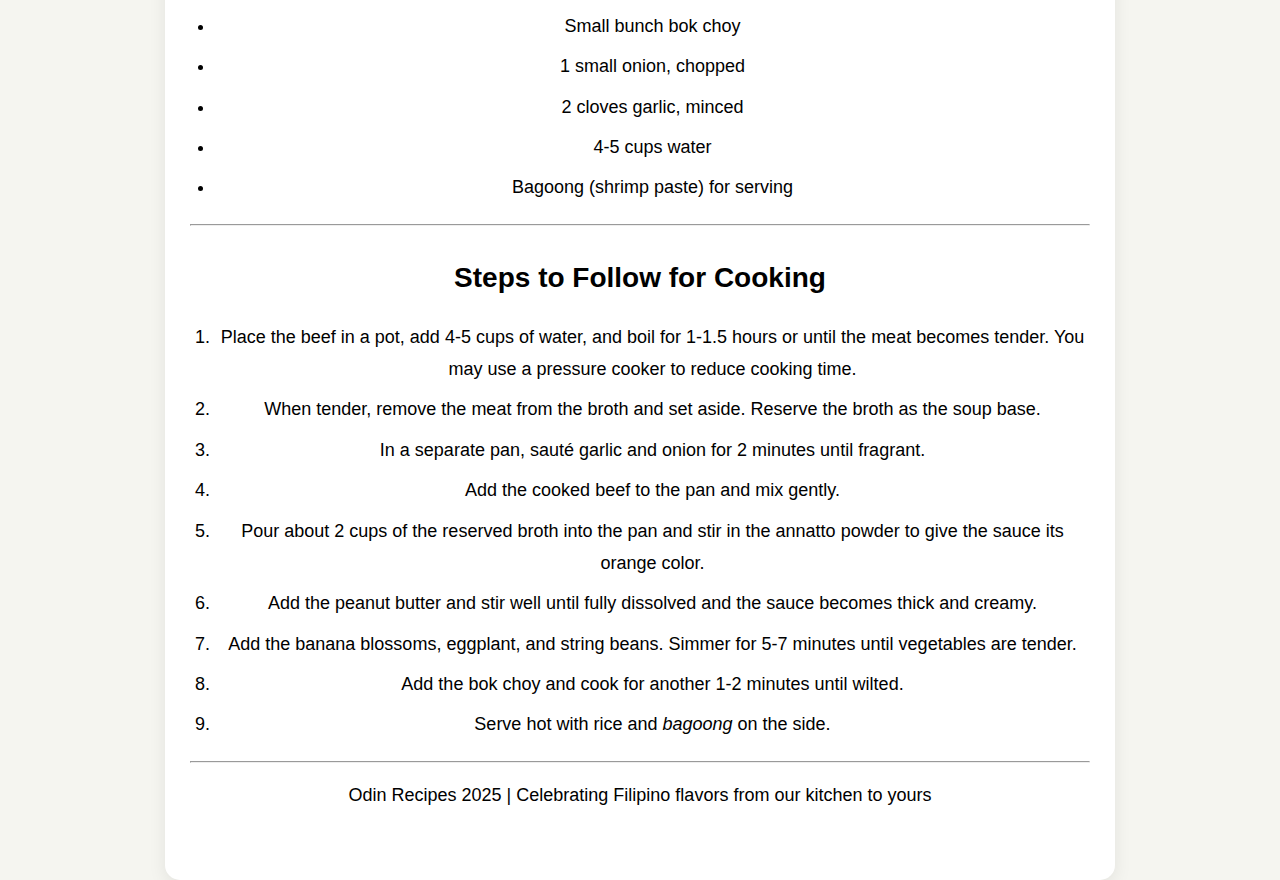
<file: recipes/karekare.html>
<!DOCTYPE html>
<html lang="en">
<head>
    <meta charset="UTF-8">
    <title>Beef Kare-Kare | Odin Recipes</title>
    <link rel="stylesheet" href="../css/style.css">
</head>
<body>
    <a href="../recipes.html" class="back-button">Back to Recipes</a>
    <main class="recipe-page">
    <!-- Story Section -->
    <header>
        <h1>Beef Kare-Kare</h1>
        <figure>
            <img src="../images/karekare.jpeg" alt="Beef Kare-Kare">
            <figcaption><em>Beef Kare-Kare - rich peanut-based Filipino stew</em></figcaption>
        </figure>
        <p><strong>Beef Kare-Kare</strong> is a traditional Filipino stew made rich and creamy with peanut sauce. 
           It is often served during special occasions and gatherings because of its luxurious and flavorful taste. 
           The tender beef combined with vegetables and peanut gravy creates a comforting dish that stands out in Filipino cuisine.</p>
        <p>The unique flavor of Kare-Kare comes from its blend of roasted peanuts, annatto coloring, and slow-cooked meat. 
           It is usually paired with <em>bagoong</em> (shrimp paste), which provides a salty contrast that enhances the dish even more. 
           Kare-Kare is a favorite for those who love thick, savory sauces with deep flavors.</p>
    </header>

    <hr>

    <!-- Ingredients Section -->
    <section>
        <h2>Ingredients (2-3 Servings)</h2>
        <ul>
            <li>400g beef shank or oxtail</li>
            <li>3 tbsp peanut butter</li>
            <li>1 tsp annatto powder</li>
            <li>1/2 cup banana blossoms (optional)</li>
            <li>1 small eggplant, sliced</li>
            <li>6-8 pieces string beans, cut into 3-inch pieces</li>
            <li>Small bunch bok choy</li>
            <li>1 small onion, chopped</li>
            <li>2 cloves garlic, minced</li>
            <li>4-5 cups water</li>
            <li>Bagoong (shrimp paste) for serving</li>
        </ul>
    </section>

    <hr>

    <!-- Steps Section -->
    <section>
        <h2>Steps to Follow for Cooking</h2>
        <ol>
            <li>Place the beef in a pot, add 4-5 cups of water, and boil for 1-1.5 hours or until the meat becomes tender. 
                You may use a pressure cooker to reduce cooking time.</li>
            <li>When tender, remove the meat from the broth and set aside. Reserve the broth as the soup base.</li>
            <li>In a separate pan, sauté garlic and onion for 2 minutes until fragrant.</li>
            <li>Add the cooked beef to the pan and mix gently.</li>
            <li>Pour about 2 cups of the reserved broth into the pan and stir in the annatto powder to give the sauce its orange color.</li>
            <li>Add the peanut butter and stir well until fully dissolved and the sauce becomes thick and creamy.</li>
            <li>Add the banana blossoms, eggplant, and string beans. Simmer for 5-7 minutes until vegetables are tender.</li>
            <li>Add the bok choy and cook for another 1-2 minutes until wilted.</li>
            <li>Serve hot with rice and <em>bagoong</em> on the side.</li>
        </ol>
    </section>

    <hr>

    <!-- Footer -->
    <footer>
        <p>Odin Recipes 2025 | Celebrating Filipino flavors from our kitchen to yours</p>
    </footer>
    </main>
</body>
</html>
</file>
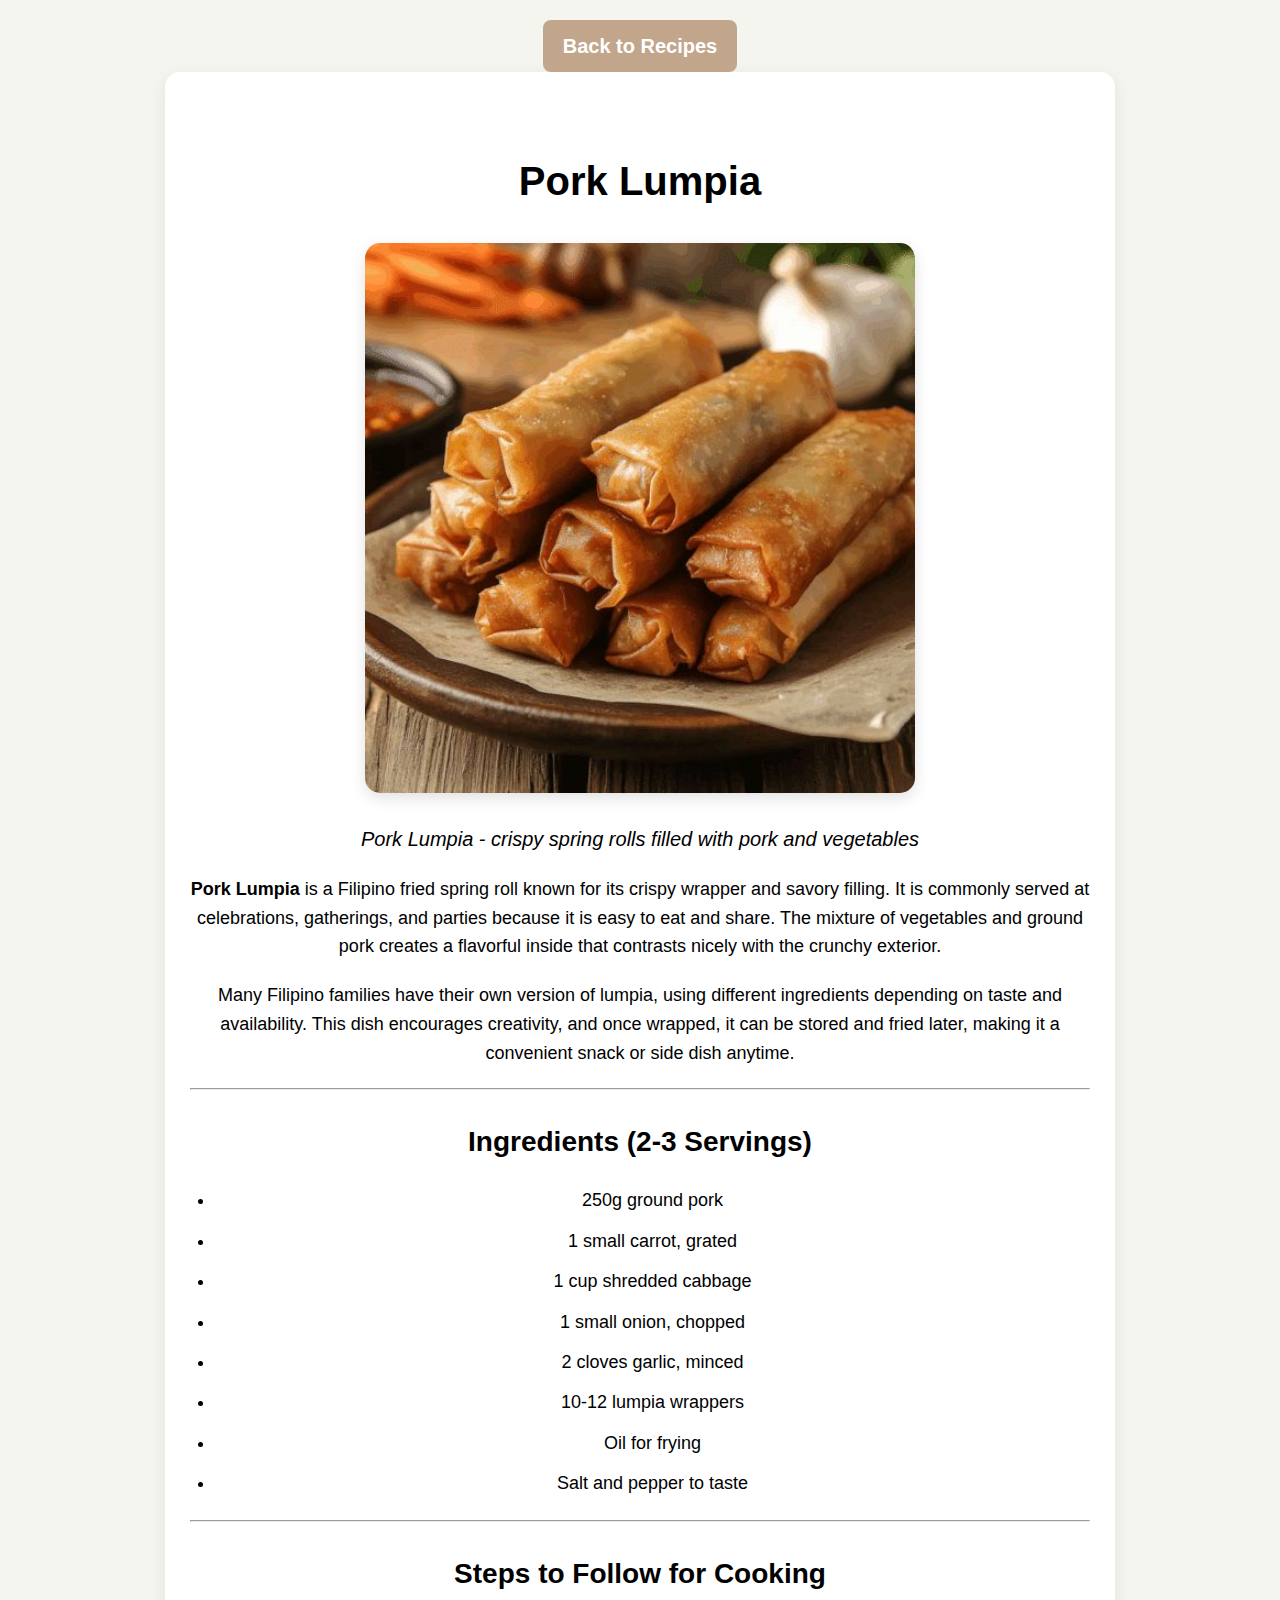
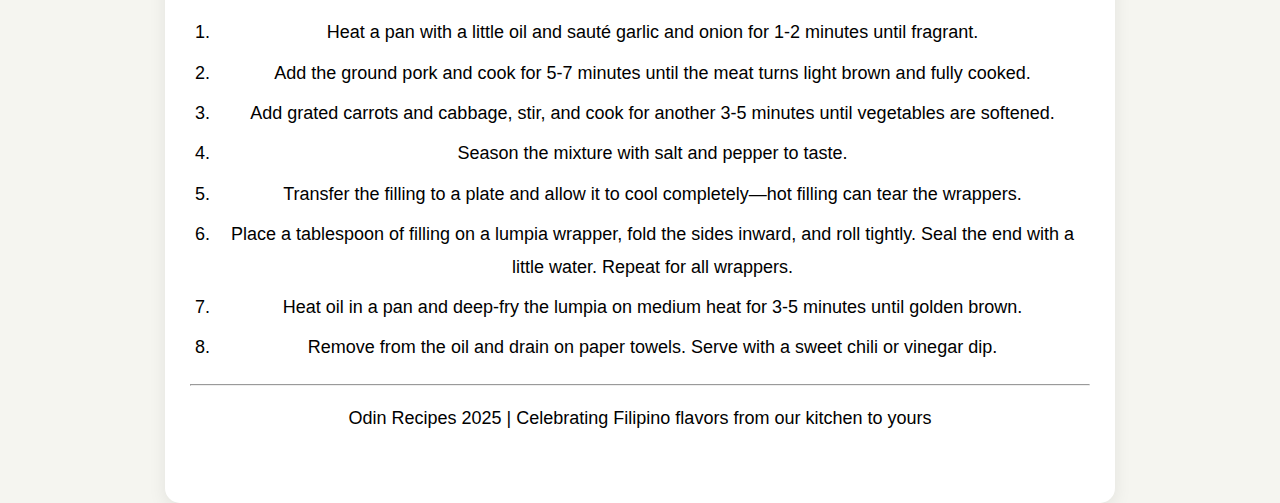
<file: recipes/lumpia.html>
<!DOCTYPE html>
<html lang="en">
<head>
    <meta charset="UTF-8">
    <title>Pork Lumpia | Odin Recipes</title>
    <link rel="stylesheet" href="../css/style.css">
</head>
<body>
    <a href="../recipes.html" class="back-button">Back to Recipes</a>
    <main class="recipe-page">
    <!-- Story Section -->
    <header>
        <h1>Pork Lumpia</h1>
        <figure>
            <img src="../images/lumpia.jpeg" alt="Pork Lumpia">
            <figcaption><em>Pork Lumpia - crispy spring rolls filled with pork and vegetables</em></figcaption>
        </figure>
        <p><strong>Pork Lumpia</strong> is a Filipino fried spring roll known for its crispy wrapper and savory filling. 
           It is commonly served at celebrations, gatherings, and parties because it is easy to eat and share. 
           The mixture of vegetables and ground pork creates a flavorful inside that contrasts nicely with the crunchy exterior.</p>
        <p>Many Filipino families have their own version of lumpia, using different ingredients depending on taste and availability. 
           This dish encourages creativity, and once wrapped, it can be stored and fried later, making it a convenient snack or side dish anytime.</p>
    </header>

    <hr>

    <!-- Ingredients Section -->
    <section>
        <h2>Ingredients (2-3 Servings)</h2>
        <ul>
            <li>250g ground pork</li>
            <li>1 small carrot, grated</li>
            <li>1 cup shredded cabbage</li>
            <li>1 small onion, chopped</li>
            <li>2 cloves garlic, minced</li>
            <li>10-12 lumpia wrappers</li>
            <li>Oil for frying</li>
            <li>Salt and pepper to taste</li>
        </ul>
    </section>

    <hr>

    <!-- Steps Section -->
    <section>
        <h2>Steps to Follow for Cooking</h2>
        <ol>
            <li>Heat a pan with a little oil and sauté garlic and onion for 1-2 minutes until fragrant.</li>
            <li>Add the ground pork and cook for 5-7 minutes until the meat turns light brown and fully cooked.</li>
            <li>Add grated carrots and cabbage, stir, and cook for another 3-5 minutes until vegetables are softened.</li>
            <li>Season the mixture with salt and pepper to taste.</li>
            <li>Transfer the filling to a plate and allow it to cool completely—hot filling can tear the wrappers.</li>
            <li>Place a tablespoon of filling on a lumpia wrapper, fold the sides inward, and roll tightly. Seal the end with a little water. Repeat for all wrappers.</li>
            <li>Heat oil in a pan and deep-fry the lumpia on medium heat for 3-5 minutes until golden brown.</li>
            <li>Remove from the oil and drain on paper towels. Serve with a sweet chili or vinegar dip.</li>
        </ol>
    </section>

    <hr>

    <!-- Footer -->
    <footer>
        <p>Odin Recipes 2025 | Celebrating Filipino flavors from our kitchen to yours</p>
    </footer>
    </main>
</body>
</html>
</file>
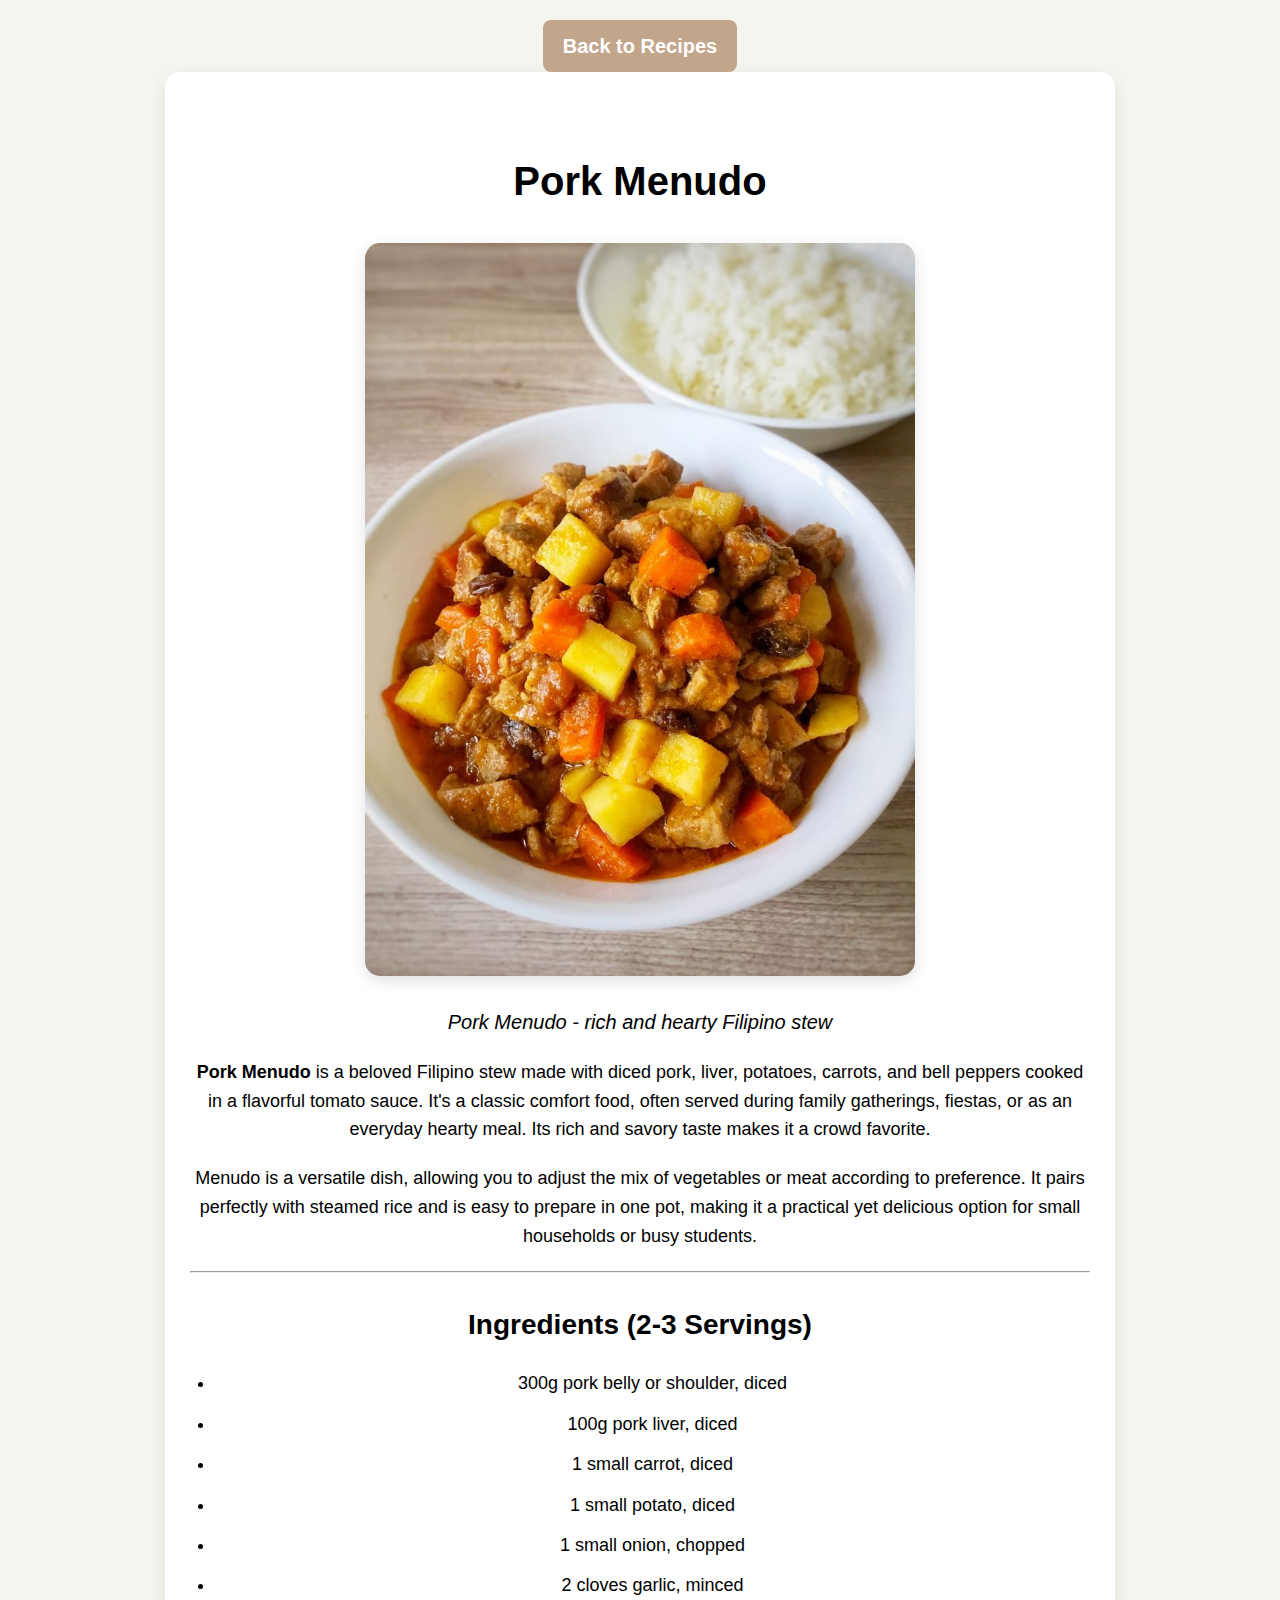
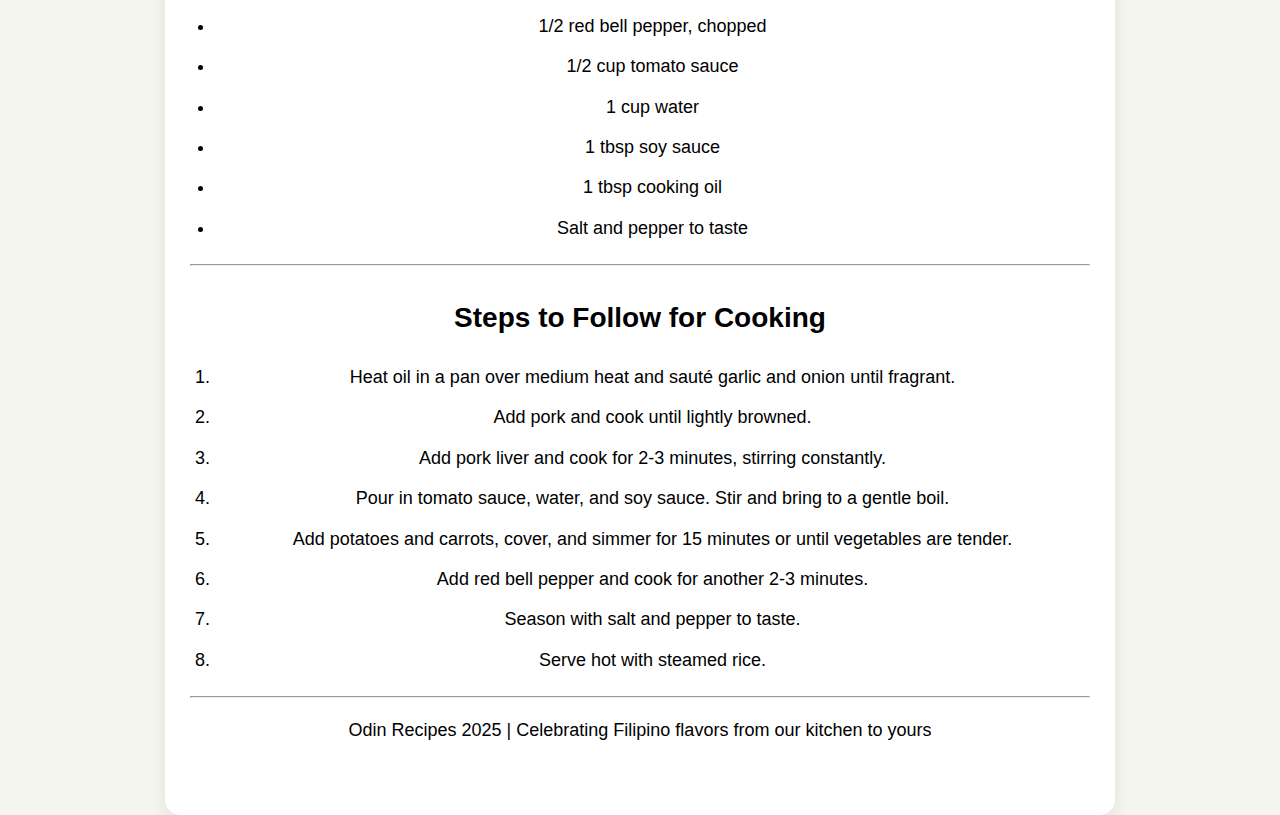
<file: recipes/menudo.html>
<!DOCTYPE html>
<html lang="en">
<head>
    <meta charset="UTF-8">
    <title>Pork Menudo | Odin Recipes</title>
    <link rel="stylesheet" href="../css/style.css">
</head>
<body>
    <a href="../recipes.html" class="back-button">Back to Recipes</a>
    <main class="recipe-page">
    <!-- Story Section -->
    <header>
        <h1>Pork Menudo</h1>
        <figure>
            <img src="../images/menudo.jpeg" alt="Pork Menudo">
            <figcaption><em>Pork Menudo - rich and hearty Filipino stew</em></figcaption>
        </figure>
        <p><strong>Pork Menudo</strong> is a beloved Filipino stew made with diced pork, liver, potatoes, carrots, 
           and bell peppers cooked in a flavorful tomato sauce. It's a classic comfort food, often served during 
           family gatherings, fiestas, or as an everyday hearty meal. Its rich and savory taste makes it a crowd favorite.</p>
        <p>Menudo is a versatile dish, allowing you to adjust the mix of vegetables or meat according to preference. 
           It pairs perfectly with steamed rice and is easy to prepare in one pot, making it a practical yet delicious 
           option for small households or busy students.</p>
    </header>

    <hr>

    <!-- Ingredients Section -->
    <section>
        <h2>Ingredients (2-3 Servings)</h2>
        <ul>
            <li>300g pork belly or shoulder, diced</li>
            <li>100g pork liver, diced</li>
            <li>1 small carrot, diced</li>
            <li>1 small potato, diced</li>
            <li>1 small onion, chopped</li>
            <li>2 cloves garlic, minced</li>
            <li>1/2 red bell pepper, chopped</li>
            <li>1/2 cup tomato sauce</li>
            <li>1 cup water</li>
            <li>1 tbsp soy sauce</li>
            <li>1 tbsp cooking oil</li>
            <li>Salt and pepper to taste</li>
        </ul>
    </section>

    <hr>

    <!-- Steps Section -->
    <section>
        <h2>Steps to Follow for Cooking</h2>
        <ol>
            <li>Heat oil in a pan over medium heat and sauté garlic and onion until fragrant.</li>
            <li>Add pork and cook until lightly browned.</li>
            <li>Add pork liver and cook for 2-3 minutes, stirring constantly.</li>
            <li>Pour in tomato sauce, water, and soy sauce. Stir and bring to a gentle boil.</li>
            <li>Add potatoes and carrots, cover, and simmer for 15 minutes or until vegetables are tender.</li>
            <li>Add red bell pepper and cook for another 2-3 minutes.</li>
            <li>Season with salt and pepper to taste.</li>
            <li>Serve hot with steamed rice.</li>
        </ol>
    </section>

    <hr>

    <!-- Footer Section -->
    <footer>
        <p>Odin Recipes 2025 | Celebrating Filipino flavors from our kitchen to yours</p>
    </footer>
    </main>
</body>
</html>
</file>
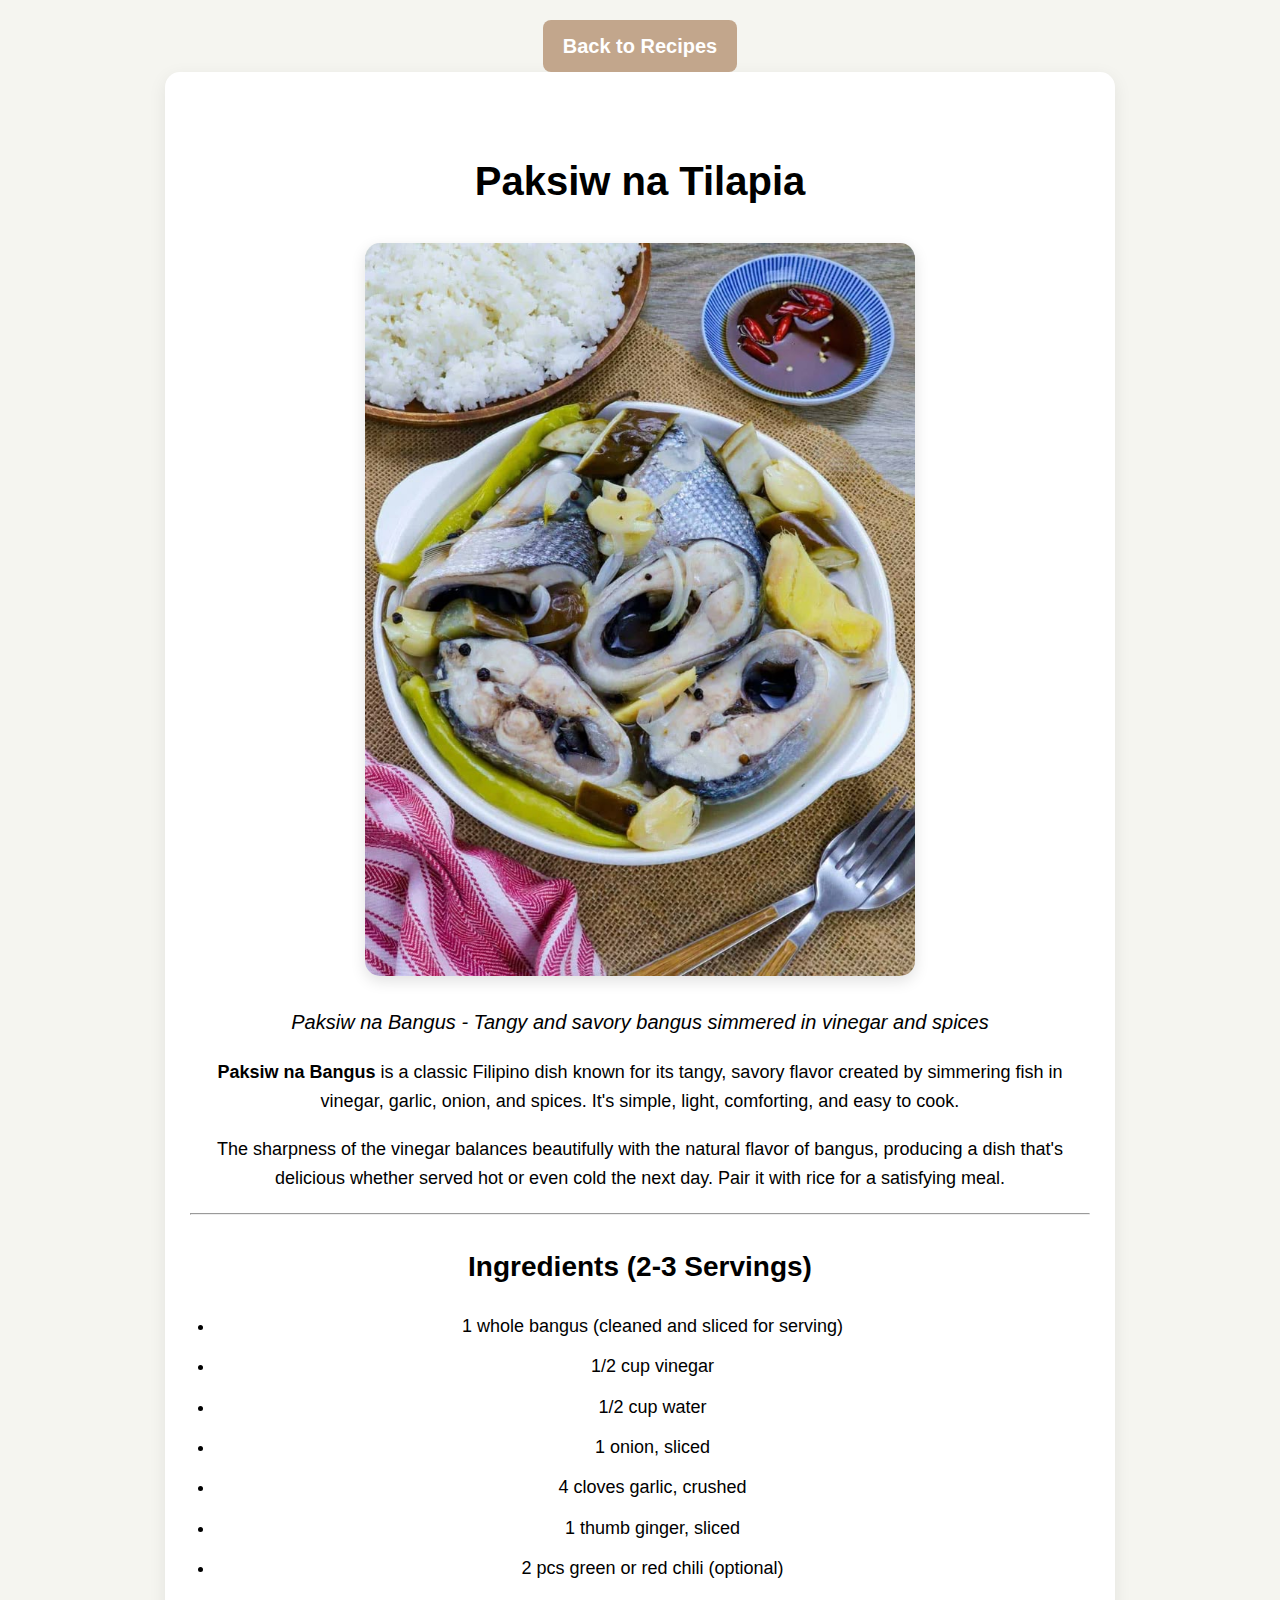
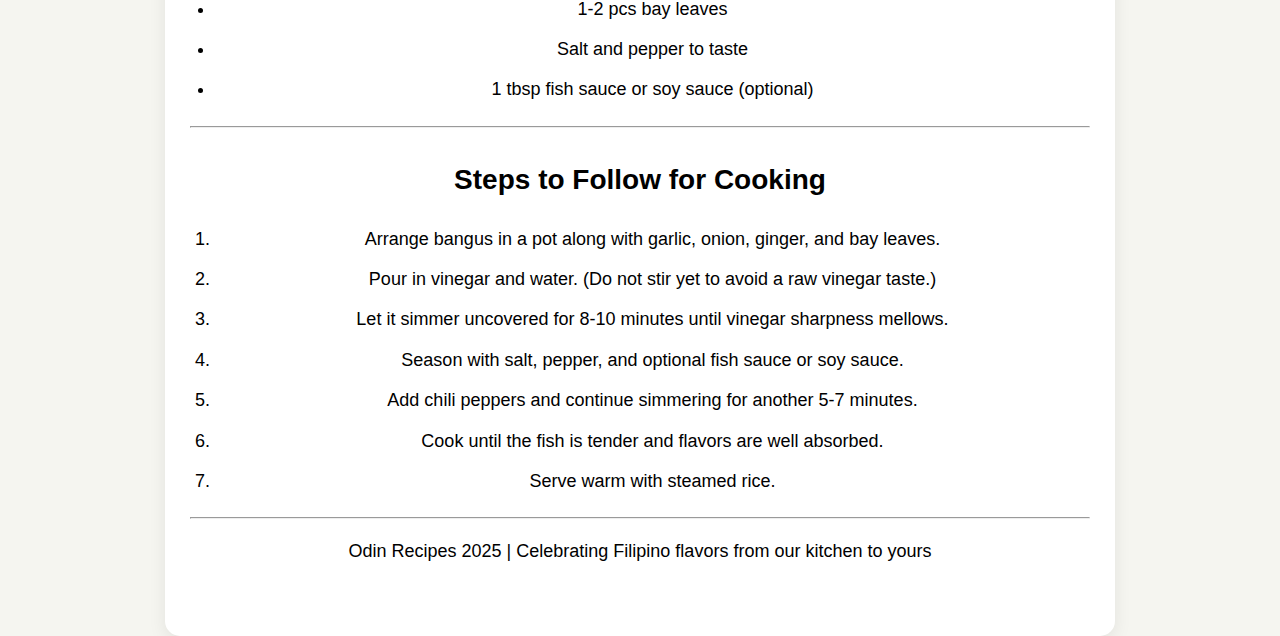
<file: recipes/paksiwnabangus.html>
<!DOCTYPE html>
<html lang="en">
<head>
    <meta charset="UTF-8">
    <title>Paksiw na Bangus | Odin Recipes</title>
    <link rel="stylesheet" href="../css/style.css">
</head>
<body>
    <a href="../recipes.html" class="back-button">Back to Recipes</a>
    <main class="recipe-page">

    <!-- Story Section -->
    <header>
        <h1>Paksiw na Tilapia</h1>
        <figure>
            <img src="../images/paksiwnabangus.jpeg" alt="Paksiw na Bangus">
            <figcaption><em>Paksiw na Bangus - Tangy and savory bangus simmered in vinegar and spices</em></figcaption>
        </figure>
        <p><strong>Paksiw na Bangus</strong> is a classic Filipino dish known for its tangy, savory flavor created 
           by simmering fish in vinegar, garlic, onion, and spices. It's simple, light, comforting, and easy to cook.</p>
        <p>The sharpness of the vinegar balances beautifully with the natural flavor of bangus, producing a dish 
           that's delicious whether served hot or even cold the next day. Pair it with rice for a satisfying meal.</p>
    </header>

    <hr>

    <!-- Ingredients Section -->
    <section>
        <h2>Ingredients (2-3 Servings)</h2>
        <ul>
            <li>1 whole bangus (cleaned and sliced for serving)</li>
            <li>1/2 cup vinegar</li>
            <li>1/2 cup water</li>
            <li>1 onion, sliced</li>
            <li>4 cloves garlic, crushed</li>
            <li>1 thumb ginger, sliced</li>
            <li>2 pcs green or red chili (optional)</li>
            <li>1-2 pcs bay leaves</li>
            <li>Salt and pepper to taste</li>
            <li>1 tbsp fish sauce or soy sauce (optional)</li>
        </ul>
    </section>

    <hr>

    <!-- Steps Section -->
    <section>
        <h2>Steps to Follow for Cooking</h2>
        <ol>
            <li>Arrange bangus in a pot along with garlic, onion, ginger, and bay leaves.</li>
            <li>Pour in vinegar and water. (Do not stir yet to avoid a raw vinegar taste.)</li>
            <li>Let it simmer uncovered for 8-10 minutes until vinegar sharpness mellows.</li>
            <li>Season with salt, pepper, and optional fish sauce or soy sauce.</li>
            <li>Add chili peppers and continue simmering for another 5-7 minutes.</li>
            <li>Cook until the fish is tender and flavors are well absorbed.</li>
            <li>Serve warm with steamed rice.</li>
        </ol>
    </section>

    <hr>

    <!-- Footer -->
    <footer>
        <p>Odin Recipes 2025 | Celebrating Filipino flavors from our kitchen to yours</p>
    </footer>
    </main>
</body>
</html>
</file>
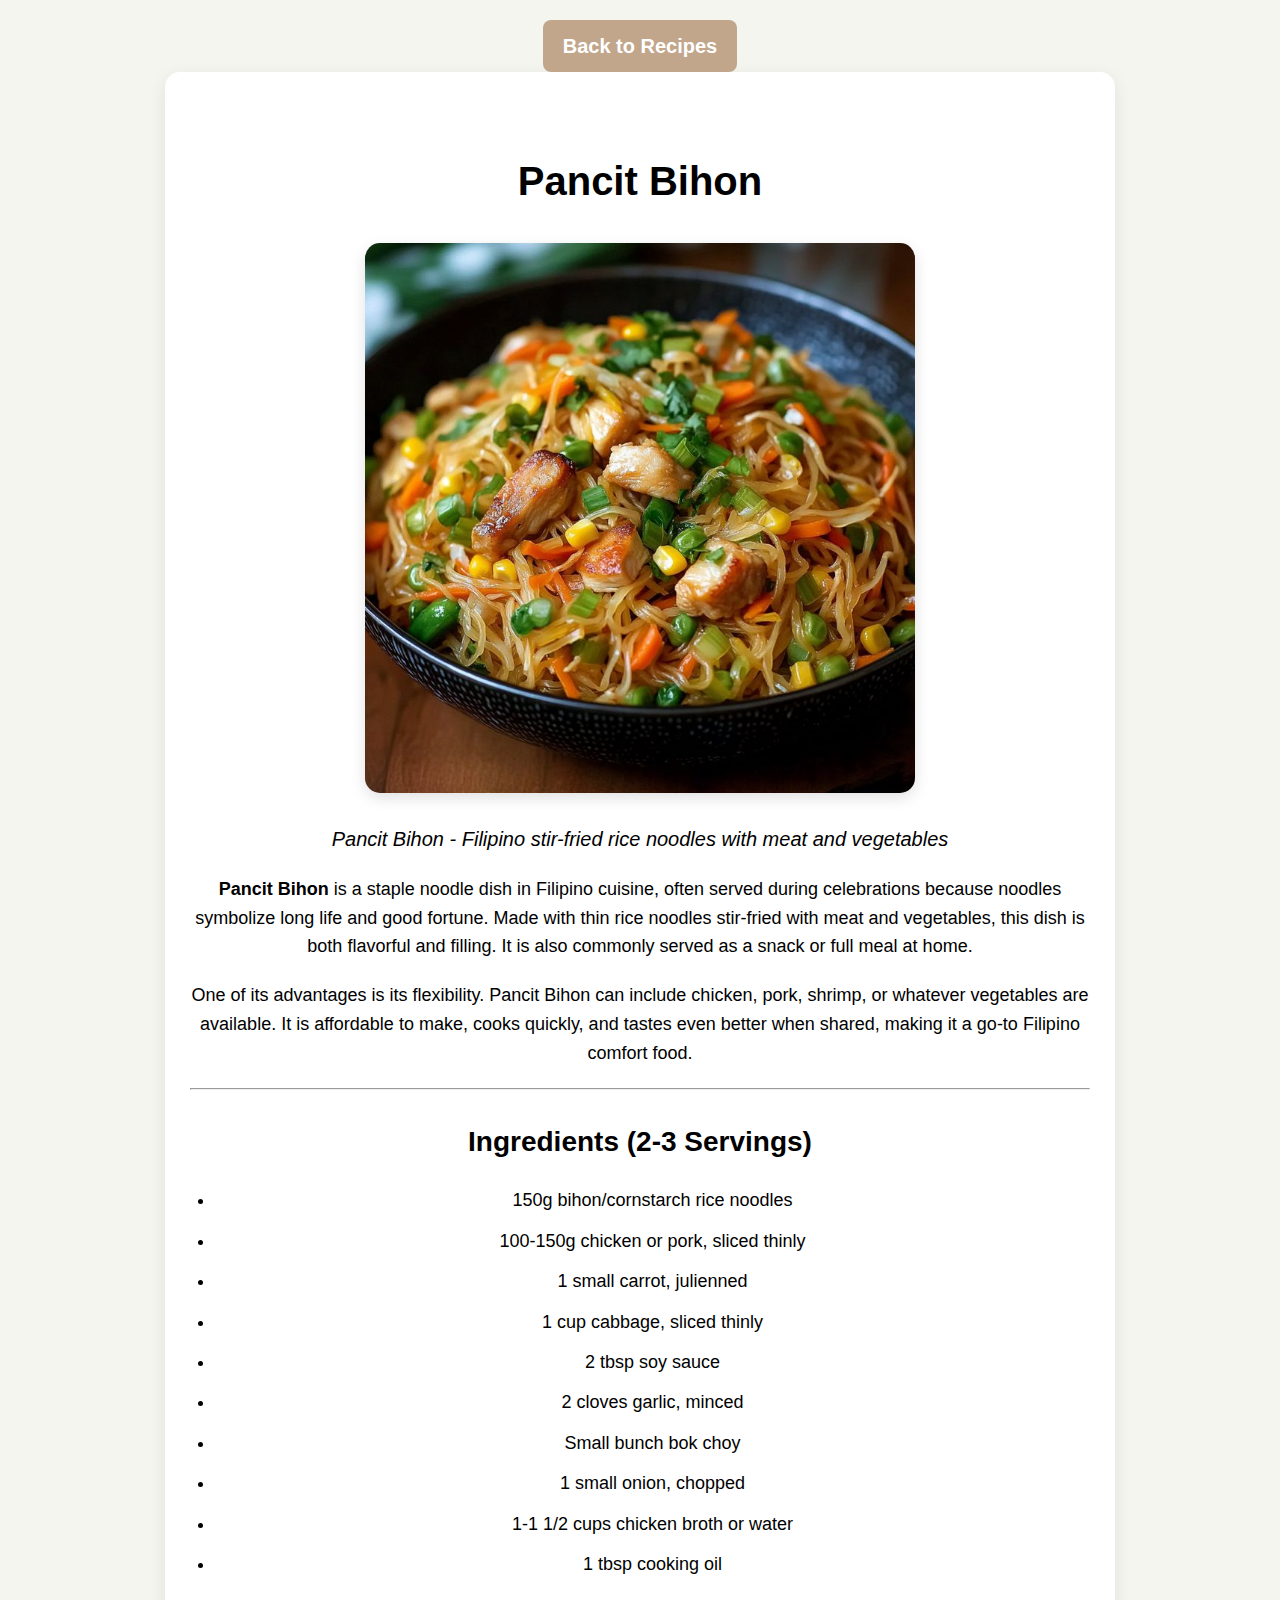
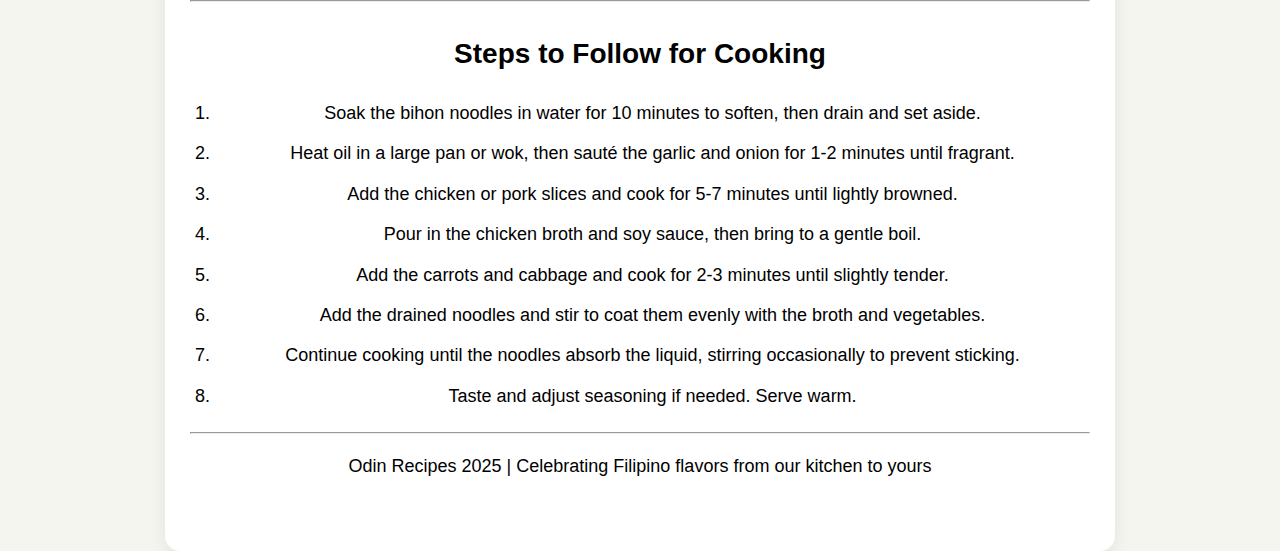
<file: recipes/pancit.html>
<!DOCTYPE html>
<html lang="en">
<head>
    <meta charset="UTF-8">
    <title>Pancit Bihon | Odin Recipes</title>
    <link rel="stylesheet" href="../css/style.css">
</head>
<body>
    <a href="../recipes.html" class="back-button">Back to Recipes</a>
    <main class="recipe-page">
    <!-- Story Section -->
    <header>
        <h1>Pancit Bihon</h1>
        <figure>
            <img src="../images/pancit.jpeg" alt="Pancit Bihon">
            <figcaption><em>Pancit Bihon - Filipino stir-fried rice noodles with meat and vegetables</em></figcaption>
        </figure>
        <p><strong>Pancit Bihon</strong> is a staple noodle dish in Filipino cuisine, often served during celebrations
           because noodles symbolize long life and good fortune. Made with thin rice noodles stir-fried with meat 
           and vegetables, this dish is both flavorful and filling. It is also commonly served as a snack or full meal 
           at home.</p>
        <p>One of its advantages is its flexibility. Pancit Bihon can include chicken, pork, shrimp, or whatever vegetables 
           are available. It is affordable to make, cooks quickly, and tastes even better when shared, making it a go-to 
           Filipino comfort food.</p>
    </header>

    <hr>

    <!-- Ingredients Section -->
    <section>
        <h2>Ingredients (2-3 Servings)</h2>
        <ul>
            <li>150g bihon/cornstarch rice noodles</li>
            <li>100-150g chicken or pork, sliced thinly</li>
            <li>1 small carrot, julienned</li>
            <li>1 cup cabbage, sliced thinly</li>
            <li>2 tbsp soy sauce</li>
            <li>2 cloves garlic, minced</li>
            <li>Small bunch bok choy</li>
            <li>1 small onion, chopped</li>
            <li>1-1 1/2 cups chicken broth or water</li>
            <li>1 tbsp cooking oil</li>
        </ul>
    </section>

    <hr>

    <!-- Steps Section -->
    <section>
        <h2>Steps to Follow for Cooking</h2>
        <ol>
            <li>Soak the bihon noodles in water for 10 minutes to soften, then drain and set aside.</li>
            <li>Heat oil in a large pan or wok, then sauté the garlic and onion for 1-2 minutes until fragrant.</li>
            <li>Add the chicken or pork slices and cook for 5-7 minutes until lightly browned.</li>
            <li>Pour in the chicken broth and soy sauce, then bring to a gentle boil.</li>
            <li>Add the carrots and cabbage and cook for 2-3 minutes until slightly tender.</li>
            <li>Add the drained noodles and stir to coat them evenly with the broth and vegetables.</li>
            <li>Continue cooking until the noodles absorb the liquid, stirring occasionally to prevent sticking.</li>
            <li>Taste and adjust seasoning if needed. Serve warm.</li>
        </ol>
    </section>

    <hr>

    <!-- Footer -->
    <footer>
        <p>Odin Recipes 2025 | Celebrating Filipino flavors from our kitchen to yours</p>
    </footer>
    </main>
</body>
</html>
</file>
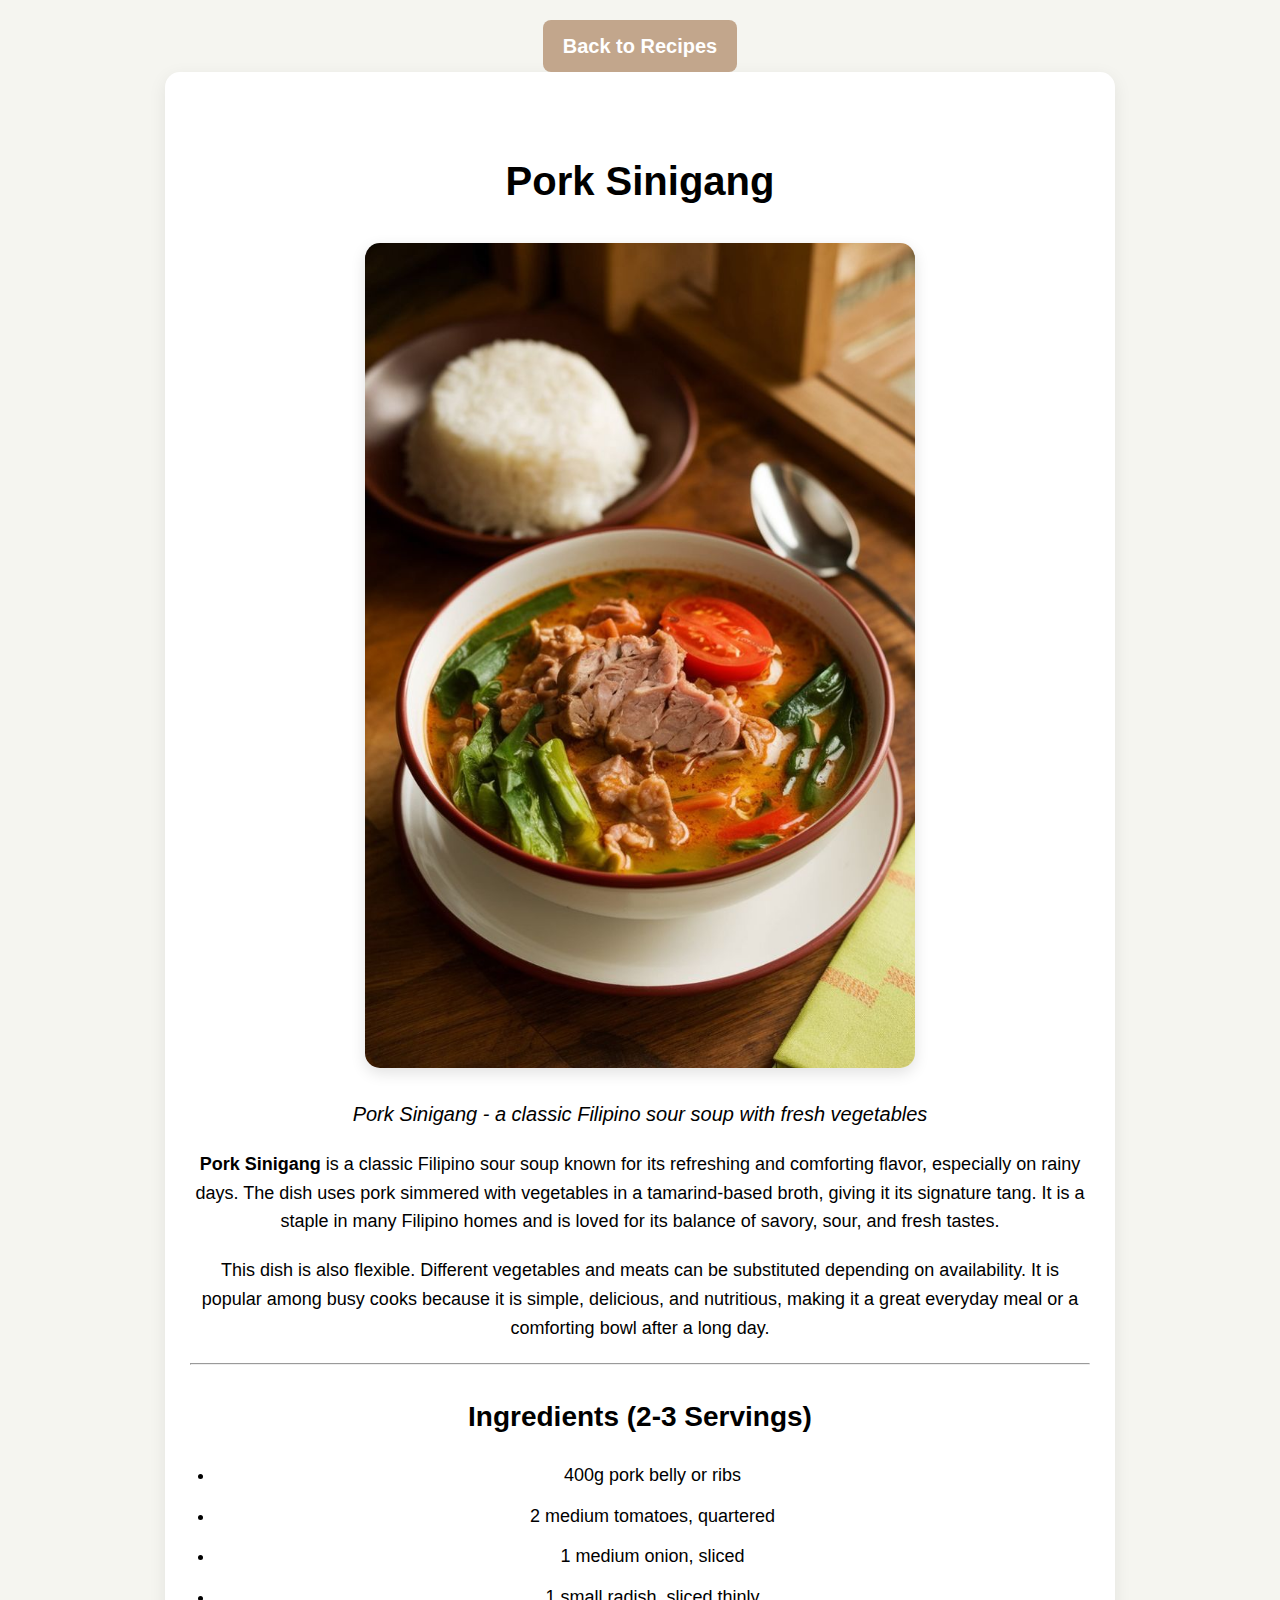
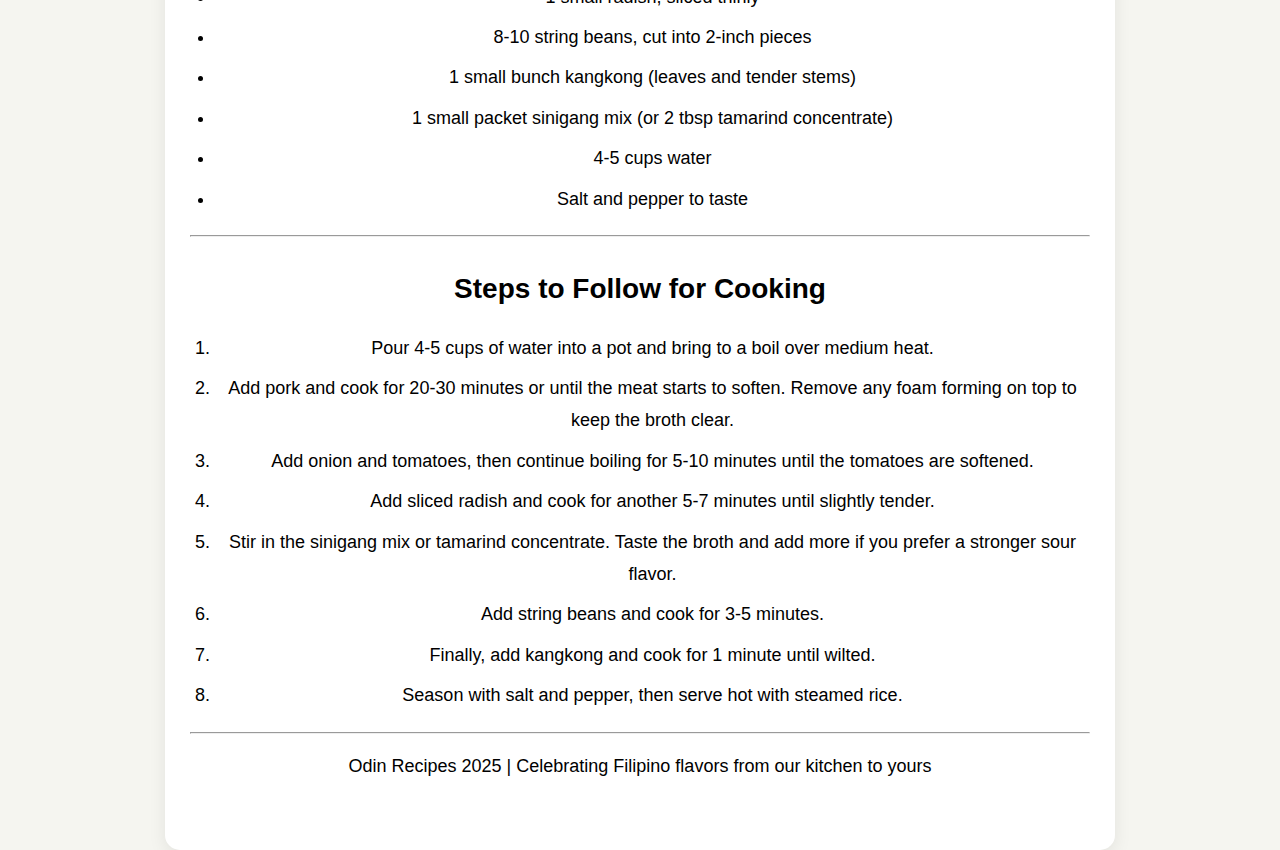
<file: recipes/sinigang.html>
<!DOCTYPE html>
<html lang="en">
<head>
    <meta charset="UTF-8">
    <title>Pork Sinigang | Odin Recipes</title>
    <link rel="stylesheet" href="../css/style.css">
</head>
<body>
    <a href="../recipes.html" class="back-button">Back to Recipes</a>
    <main class="recipe-page">
    <!-- Story Section -->
    <header>
        <h1>Pork Sinigang</h1>
        <figure>
            <img src="../images/sinigang.jpeg" alt="Pork Sinigang">
            <figcaption><em>Pork Sinigang - a classic Filipino sour soup with fresh vegetables</em></figcaption>
        </figure>
        <p><strong>Pork Sinigang</strong> is a classic Filipino sour soup known for its refreshing and comforting flavor, 
           especially on rainy days. The dish uses pork simmered with vegetables in a tamarind-based broth, giving it its 
           signature tang. It is a staple in many Filipino homes and is loved for its balance of savory, sour, and fresh tastes.</p>
        <p>This dish is also flexible. Different vegetables and meats can be substituted depending on availability. 
           It is popular among busy cooks because it is simple, delicious, and nutritious, making it a great everyday meal 
           or a comforting bowl after a long day.</p>
    </header>

    <hr>

    <!-- Ingredients Section -->
    <section>
        <h2>Ingredients (2-3 Servings)</h2>
        <ul>
            <li>400g pork belly or ribs</li>
            <li>2 medium tomatoes, quartered</li>
            <li>1 medium onion, sliced</li>
            <li>1 small radish, sliced thinly</li>
            <li>8-10 string beans, cut into 2-inch pieces</li>
            <li>1 small bunch kangkong (leaves and tender stems)</li>
            <li>1 small packet sinigang mix (or 2 tbsp tamarind concentrate)</li>
            <li>4-5 cups water</li>
            <li>Salt and pepper to taste</li>
        </ul>
    </section>

    <hr>

    <!-- Steps Section -->
    <section>
        <h2>Steps to Follow for Cooking</h2>
        <ol>
            <li>Pour 4-5 cups of water into a pot and bring to a boil over medium heat.</li>
            <li>Add pork and cook for 20-30 minutes or until the meat starts to soften. Remove any foam forming on top to keep the broth clear.</li>
            <li>Add onion and tomatoes, then continue boiling for 5-10 minutes until the tomatoes are softened.</li>
            <li>Add sliced radish and cook for another 5-7 minutes until slightly tender.</li>
            <li>Stir in the sinigang mix or tamarind concentrate. Taste the broth and add more if you prefer a stronger sour flavor.</li>
            <li>Add string beans and cook for 3-5 minutes.</li>
            <li>Finally, add kangkong and cook for 1 minute until wilted.</li>
            <li>Season with salt and pepper, then serve hot with steamed rice.</li>
        </ol>
    </section>

    <hr>

    <!-- Footer -->
    <footer>
        <p>Odin Recipes 2025 | Celebrating Filipino flavors from our kitchen to yours</p>
    </footer>
    </main>
</body>
</html>
</file>
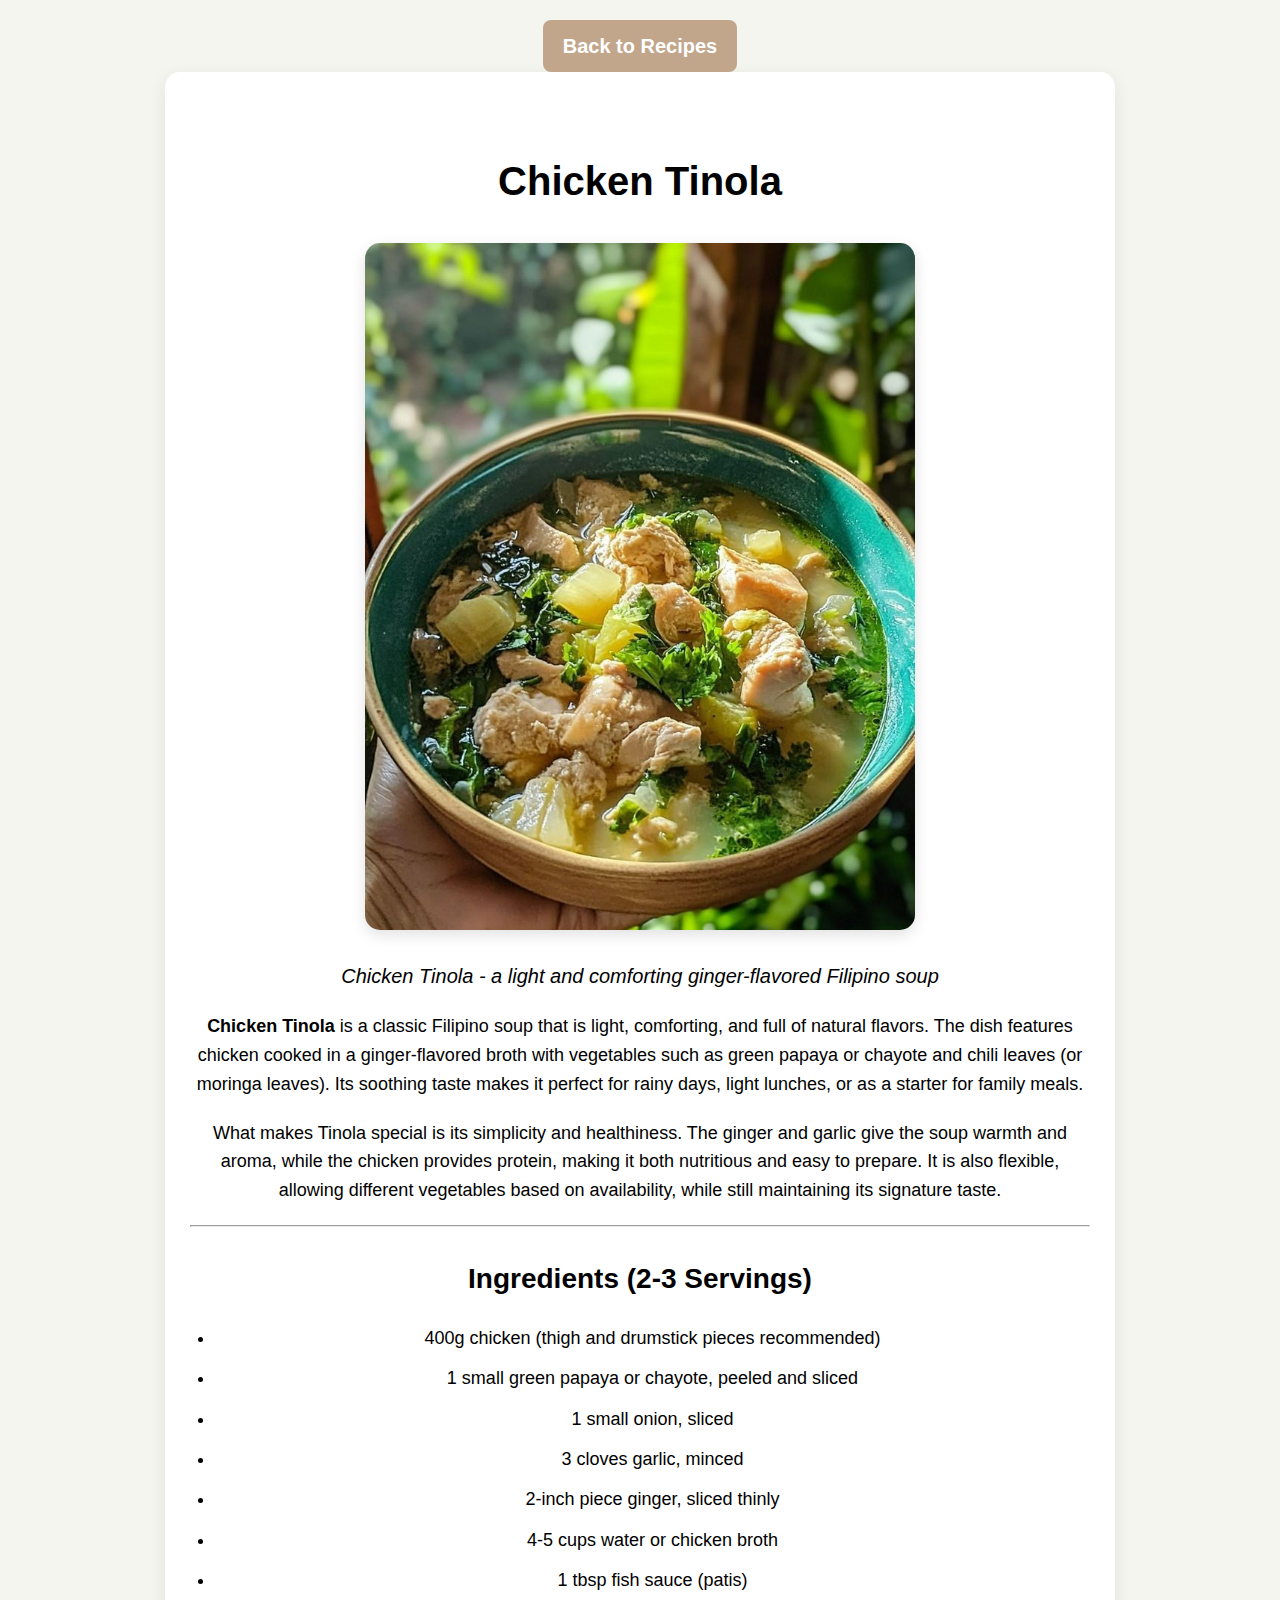
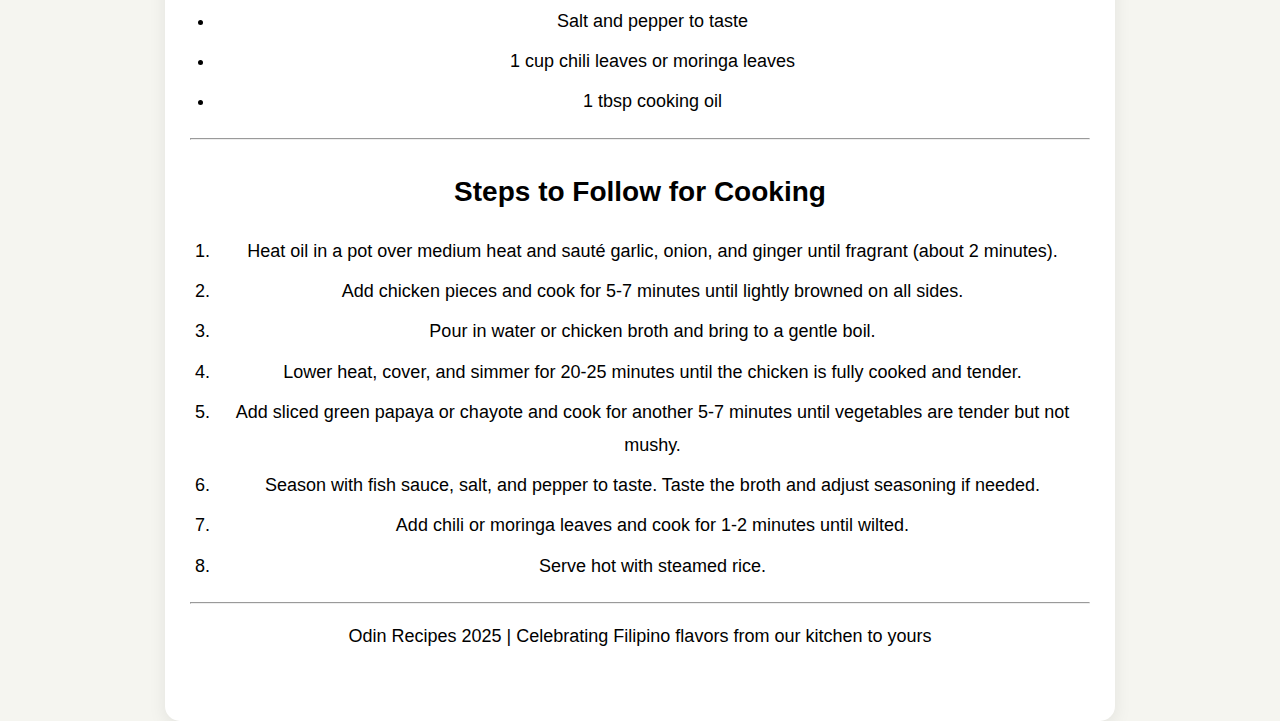
<file: recipes/tinola.html>
<!DOCTYPE html>
<html lang="en">
<head>
    <meta charset="UTF-8">
    <title>Chicken Tinola | Odin Recipes</title>
    <link rel="stylesheet" href="../css/style.css">
</head>
<body>
    <a href="../recipes.html" class="back-button">Back to Recipes</a>
    <main class="recipe-page">
    <!-- Story Section -->
    <header>
        <h1>Chicken Tinola</h1>
        <figure>
            <img src="../images/tinola.jpeg" alt="Chicken Tinola">
            <figcaption><em>Chicken Tinola - a light and comforting ginger-flavored Filipino soup</em></figcaption>
        </figure>
        <p><strong>Chicken Tinola</strong> is a classic Filipino soup that is light, comforting, and full of natural flavors. 
           The dish features chicken cooked in a ginger-flavored broth with vegetables such as green papaya or chayote and chili 
           leaves (or moringa leaves). Its soothing taste makes it perfect for rainy days, light lunches, or as a starter for family meals.</p>
        <p>What makes Tinola special is its simplicity and healthiness. The ginger and garlic give the soup warmth and aroma, 
           while the chicken provides protein, making it both nutritious and easy to prepare. It is also flexible, allowing different 
           vegetables based on availability, while still maintaining its signature taste.</p>
    </header>

    <hr>

    <!-- Ingredients Section -->
    <section>
        <h2>Ingredients (2-3 Servings)</h2>
        <ul>
            <li>400g chicken (thigh and drumstick pieces recommended)</li>
            <li>1 small green papaya or chayote, peeled and sliced</li>
            <li>1 small onion, sliced</li>
            <li>3 cloves garlic, minced</li>
            <li>2-inch piece ginger, sliced thinly</li>
            <li>4-5 cups water or chicken broth</li>
            <li>1 tbsp fish sauce (patis)</li>
            <li>Salt and pepper to taste</li>
            <li>1 cup chili leaves or moringa leaves</li>
            <li>1 tbsp cooking oil</li>
        </ul>
    </section>

    <hr>

    <!-- Steps Section -->
    <section>
        <h2>Steps to Follow for Cooking</h2>
        <ol>
            <li>Heat oil in a pot over medium heat and sauté garlic, onion, and ginger until fragrant (about 2 minutes).</li>
            <li>Add chicken pieces and cook for 5-7 minutes until lightly browned on all sides.</li>
            <li>Pour in water or chicken broth and bring to a gentle boil.</li>
            <li>Lower heat, cover, and simmer for 20-25 minutes until the chicken is fully cooked and tender.</li>
            <li>Add sliced green papaya or chayote and cook for another 5-7 minutes until vegetables are tender but not mushy.</li>
            <li>Season with fish sauce, salt, and pepper to taste. Taste the broth and adjust seasoning if needed.</li>
            <li>Add chili or moringa leaves and cook for 1-2 minutes until wilted.</li>
            <li>Serve hot with steamed rice.</li>
        </ol>
    </section>

    <hr>

    <!-- Footer -->
    <footer>
        <p>Odin Recipes 2025 | Celebrating Filipino flavors from our kitchen to yours</p>
    </footer>
    </main>
</body>
</html>
</file>
<file: css/style.css>
body {
    font-size: 20px;
    font-family: Arial, Helvetica, sans-serif;
    background-color: #F5F5F0;
    text-align: center;
    margin: 0;
    padding: 0;
    line-height: 1.6;
}

main {
    max-width: 900px;
    margin: auto;
    padding: 40px 20px;
}

nav {
    background-color: #C2A68C;
    padding: 15px;
}

nav ul {
    display: flex;
    gap: 2rem;
    list-style-type: none;
    justify-content: center;
    gap: 30px;
    margin: 0;
    padding: 0;
}

nav ul li a {
    text-decoration: none;
    color: #E6D8C3;
    font-size: 18px;
    font-weight: bold;
    transition: 0.3s;
}

nav a:hover {
    color: #5D866C;
}

h1, h2, h3 {
    text-align: center;
    margin-bottom: 20px;
}

p, ul, ol {
    font-size: 18px;
    margin-bottom: 20px;
}

img {
    display: block;
    margin: 20px auto;
    border-radius: 10px;
    width: 80%;
    max-width: 600px;
}

.recipe-grid {
    display: grid;
    grid-template-columns: repeat(auto-fit, minmax(250px, 1fr));
    gap: 25px;
    padding: 40px 20px;
    max-width: 1000px;
    margin: auto;
}

.recipe-card {
    background: white;
    border-radius: 15px;
    padding-bottom: 20px;
    text-decoration: none;
    box-shadow: 0px 4px 12px rgba(0,0,0,0.1);
    transition: 0.3s;
}

.recipe-card img {
    width: 100%;
    height: 200px;
    object-fit: cover;
    border-radius: 15px 15px 0 0;
}

.recipe-card h3 {
    text-align: center;
    color: #333;
    font-size: 20px;
    margin-top: 10px;
}

.recipe-card:hover {
    transform: scale(1.03);
    box-shadow: 0px 8px 20px rgba(0,0,0,0.15);
}

.recipe-page {
    max-width: 900px;
    margin: auto;
    padding: 50px 25px;
    background: white;
    border-radius: 15px;
    box-shadow: 0 5px 18px rgba(0,0,0,0.08);
}

.recipe-page h1 {
    text-align: center;
    font-size: 40px;
    margin-bottom: 30px;
    color: var(--primary);
}

.recipe-page h2{
    font-size: 28px;
    margin-top: 30px;
    color: var(--accent);
}

.recipe-page ul, .recipe-page ol {
    font-size: 18px;
    padding-left: 25px;
    margin-bottom: 20px;
    line-height: 1.8;
}

.recipe-page li {
    margin-bottom: 8px;
}

.recipe-page img {
    display: block;
    margin: 0 auto 30px auto;
    border-radius: 15px;
    width: 90%;
    max-width: 550px;
    box-shadow: 0 5px 15px rgba(0,0,0,0.12);
}

.recipe-details {
    display: flex;
    gap: 20px;
    justify-content: center;
    margin-top: 20px;
    font-size: 18px;
}

.recipe-details span {
    background: var(--accent);
    color: #fff;
    padding: 8px 15px;
    border-radius: 20px;
    font-weight: bold;
}

body {
    margin: 0;
    padding: 0;
}

nav {
    margin: 0;
    padding: 12px 0;
}

.recipe-page {
    margin-top: 0;
}

.back-button {
    display: inline-block;
    margin-top: 20px;
    padding: 10px 20px;
    background-color: #C2A68C;
    color: #fff;
    text-decoration: none;
    font-weight: bold;
    border-radius: 8px;
    transition: 0.3s;
}

.back-button:hover  {
    background-color: #5D866C;
    transform: scale(1.05);
}

.hero {
    background: url('../images/herobanner.jpeg') center/cover no-repeat;
    height: 100vh;
    display: flex;
    align-items: center;
    justify-content: center;
    text-align: center;
    color: white;
    position: relative;
}

.hero::before {
    content: "";
    position: absolute;
    inset: 0;
    background: rgba(0,0,0,0.4);
}

.hero-content {
    position: relative;
    max-width: 700px;
    padding: 0 20px;
}

.hero-btn {
    display: inline-block;
    margin-top: 18px;
    padding: 12px 28px;
    background: #C2A68C;
    color: white;
    font-size: 18px;
    border-radius: 10px;
    text-decoration: none;
    font-weight: bold;
    transition: 0.3s;
}

.hero-btn:hover {
    background: #5D866C;
    transform: scale(1.04);
}

.story {
    max-width: 800px;
    margin: 70px auto;
    padding: 0 20px;
    text-align: center;
    font-size: 20px;
    line-height: 1.8;
}

.story  h2 {
    font-size: 34px;
    margin-bottom: 20px;
}

.site-footer {
    background-color: #C2A68C;
    color: #fff;
    text-align: center;
    padding: 25px;
    font-size: 16px;
    margin-top: 50px;
    border-top-left-radius: 20px;
    border-top-right-radius: 20px;
}

.site-footer small {
    display: block;
    margin-top: 8px;
    font-size: 14px;
    opacity: 0,9;
}
</file>
